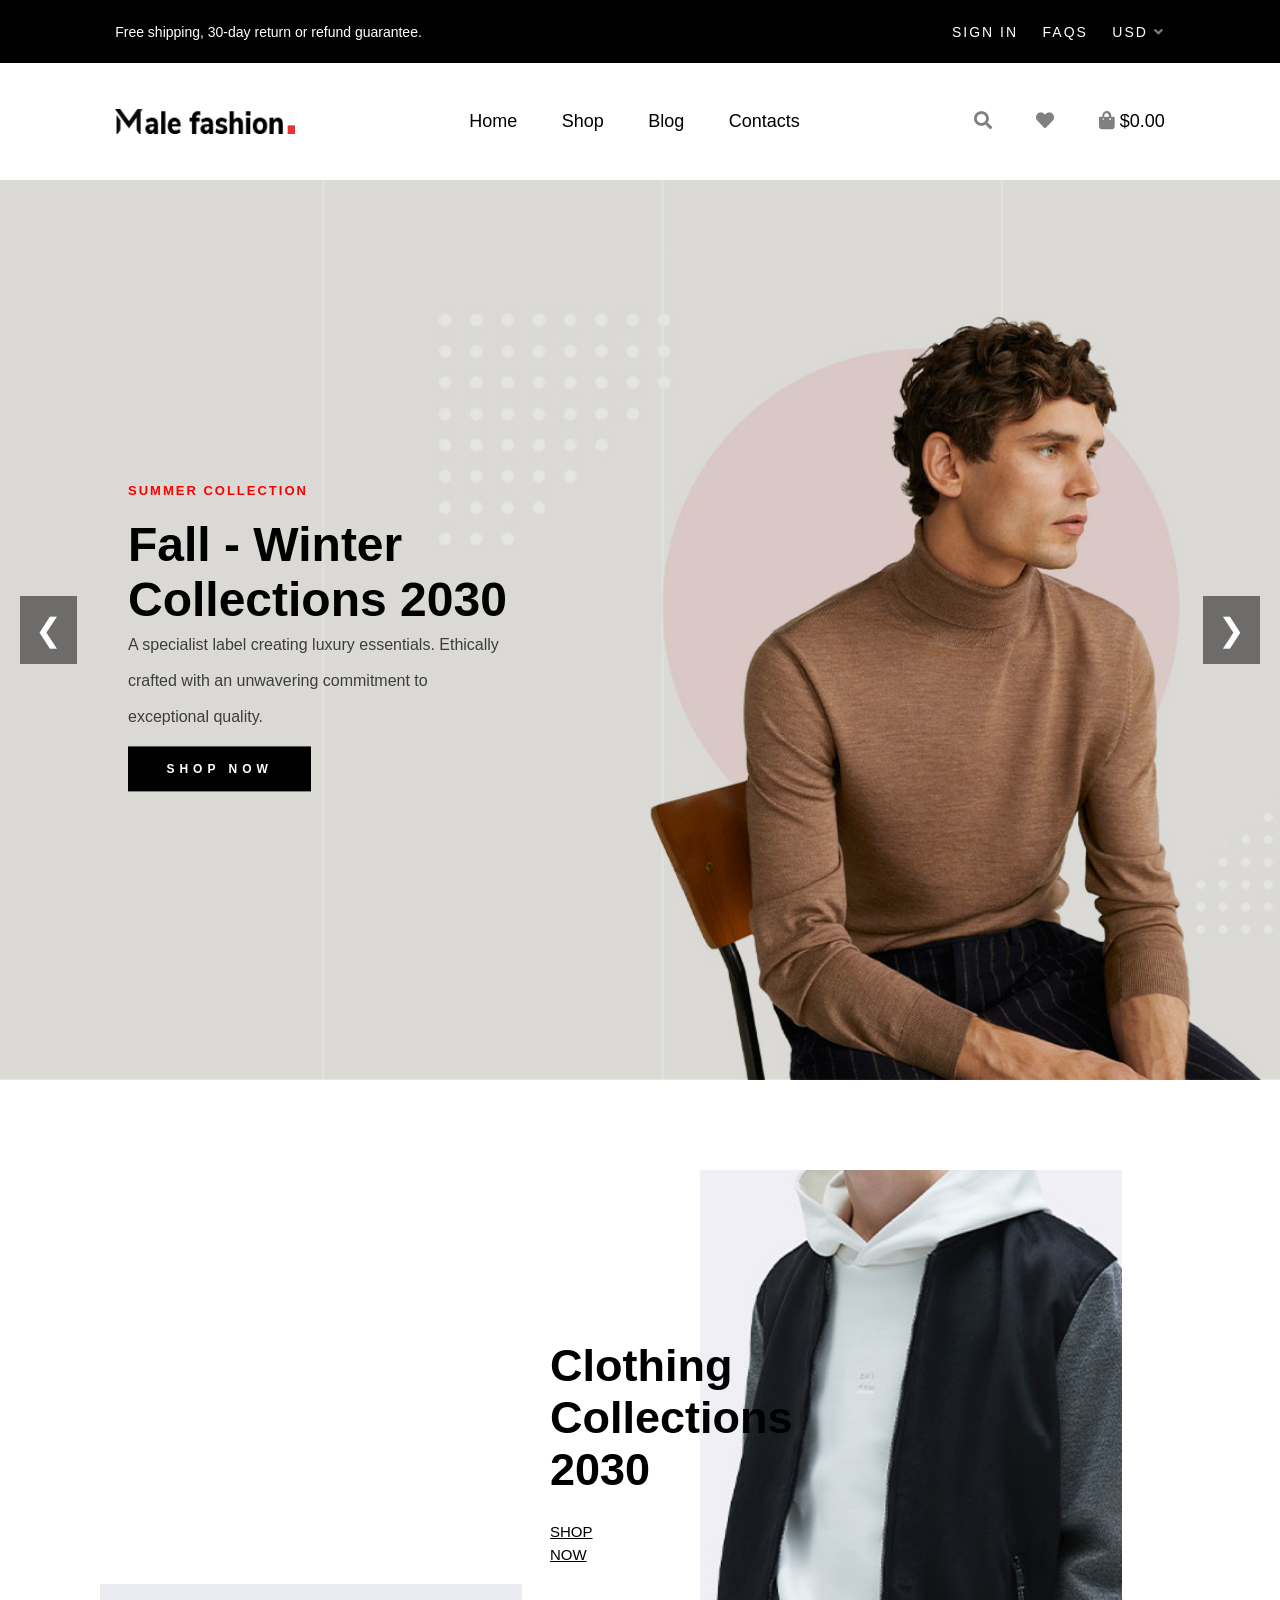
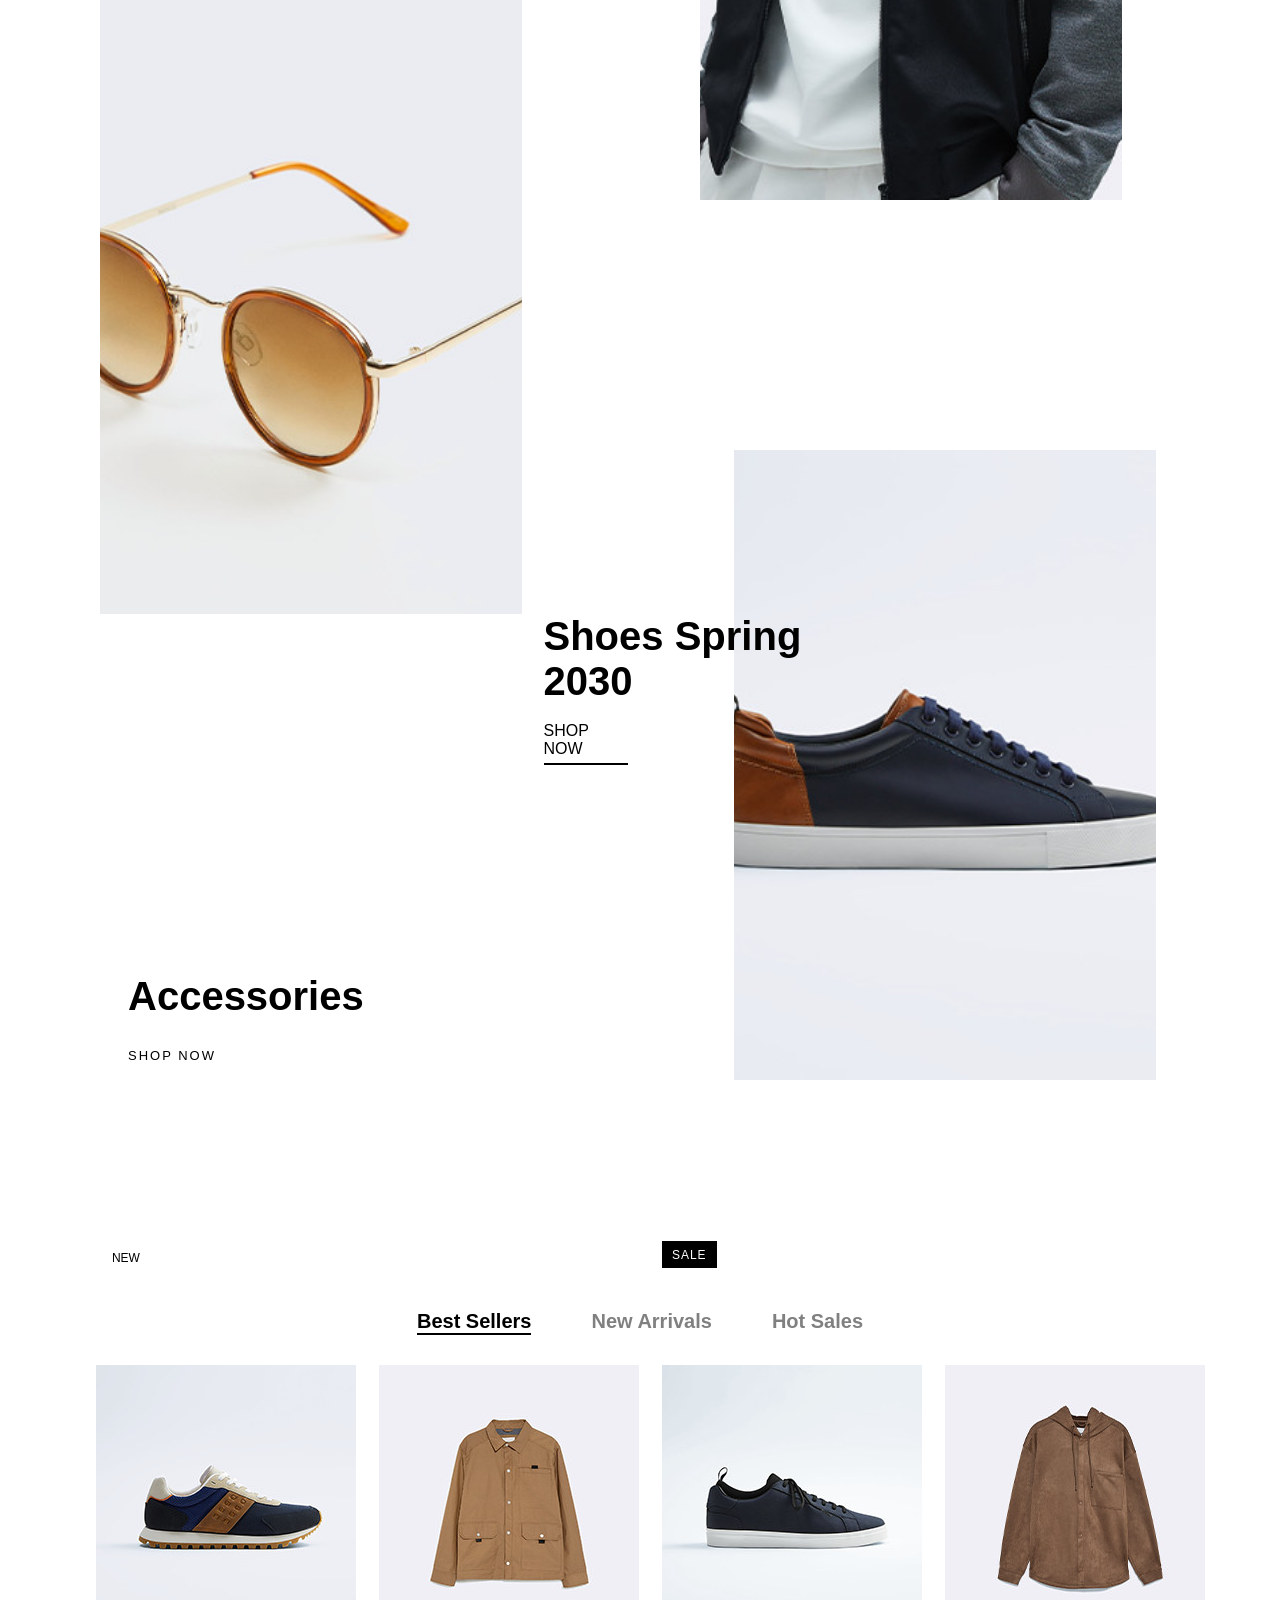
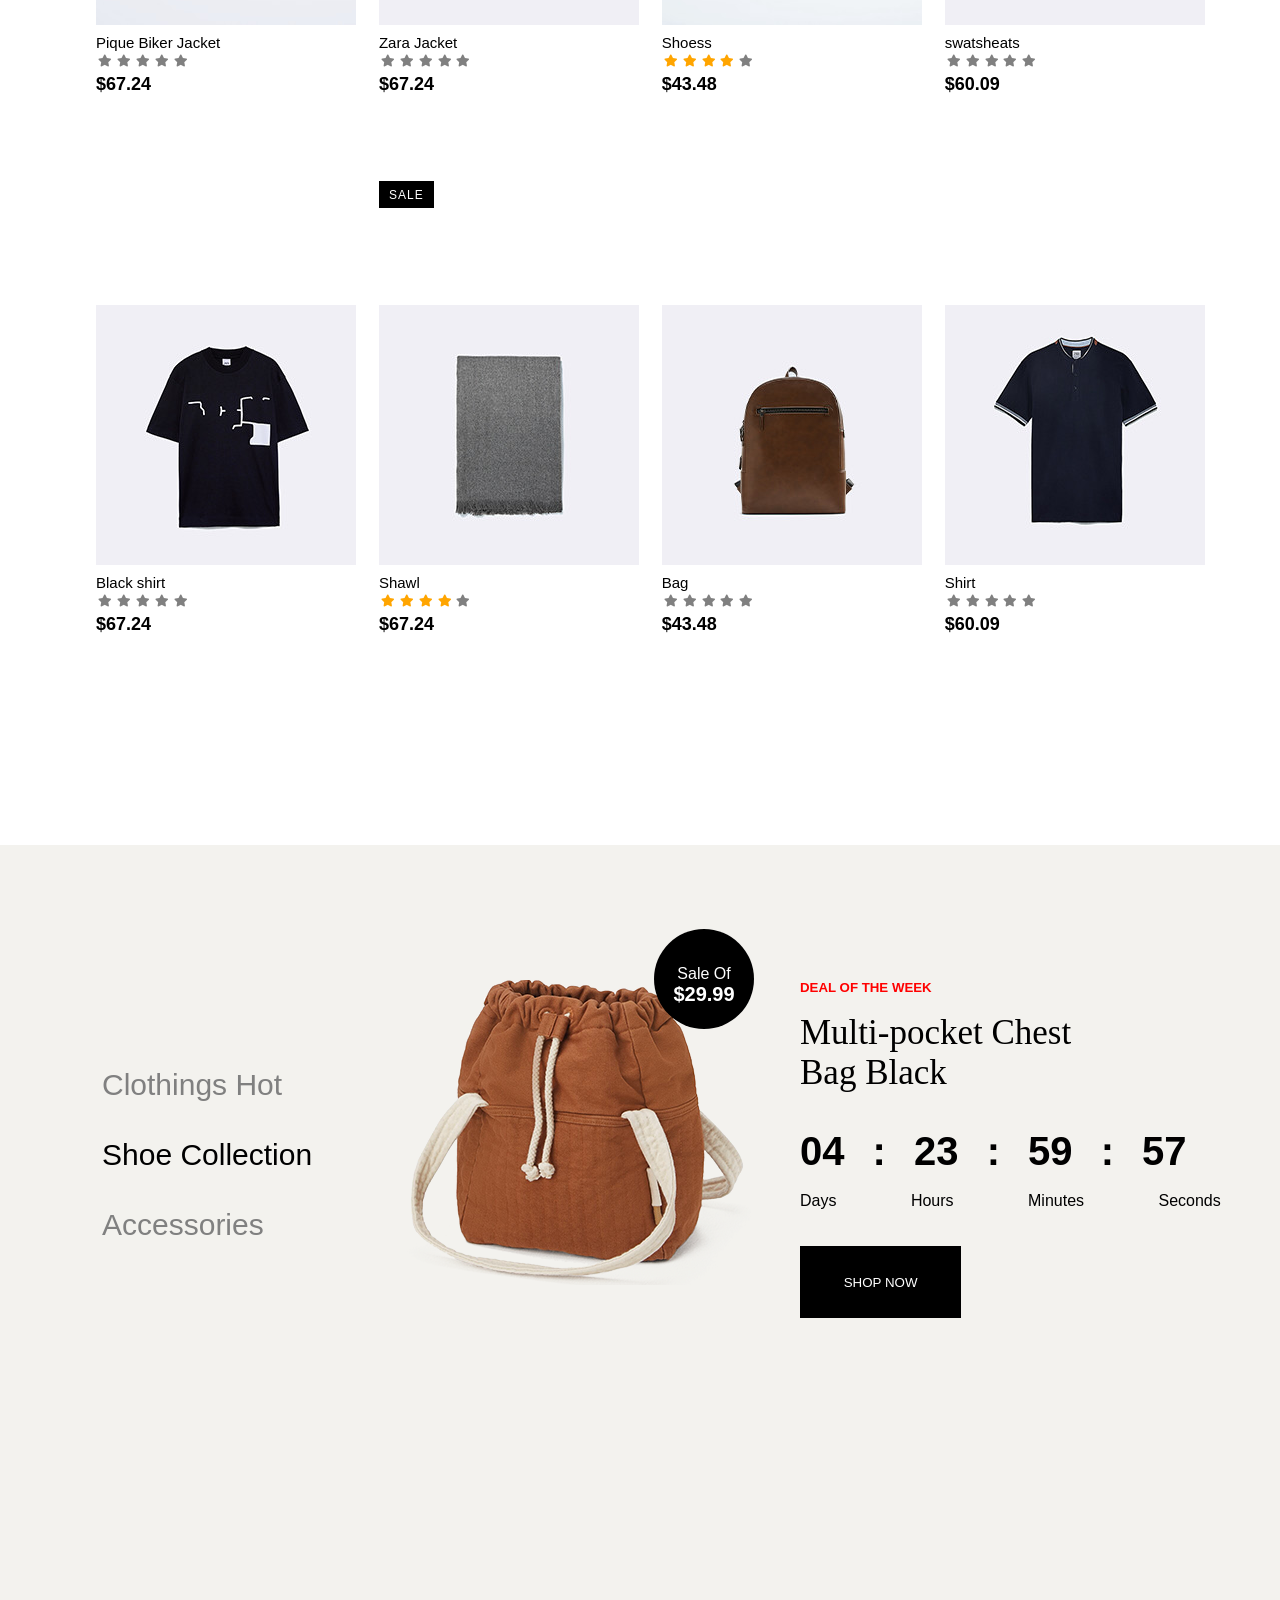
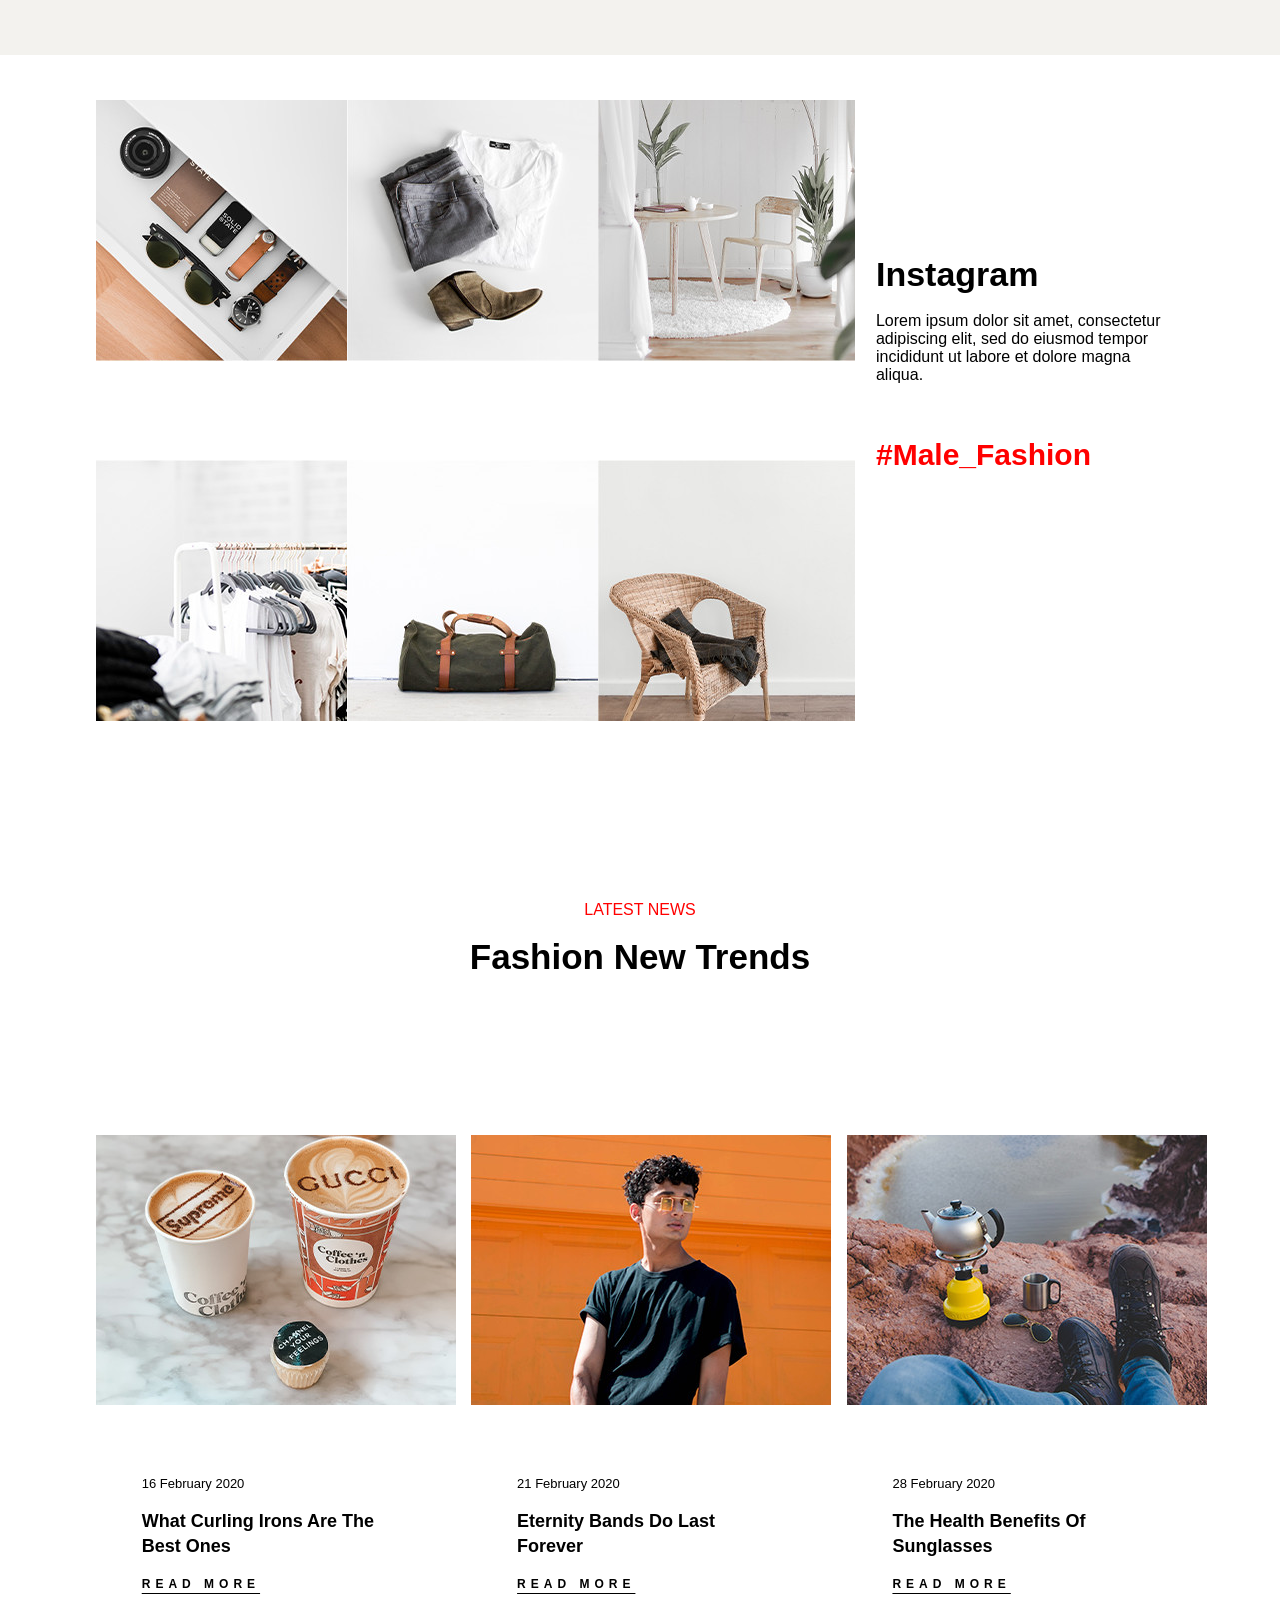
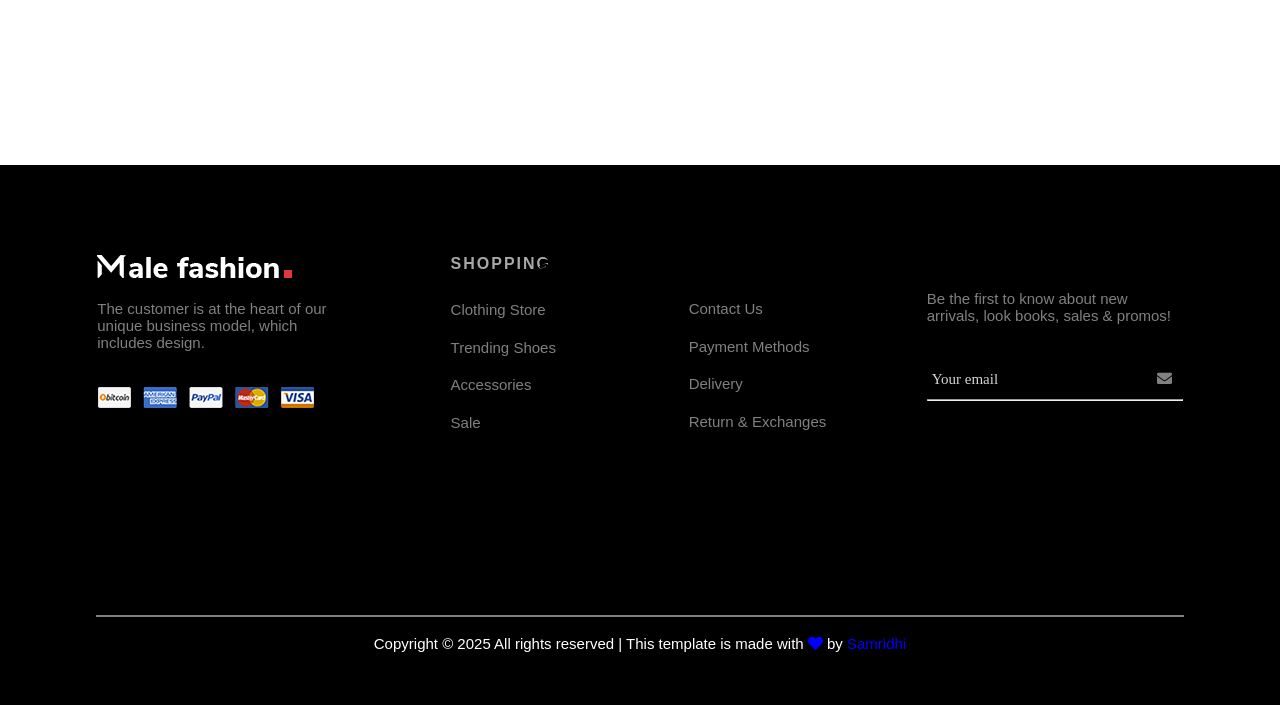
<file: index.html>
<!DOCTYPE html>
<html>
<head>
	<meta charset="utf-8">
	<meta name="viewport" content="width=device-width, initial-scale=1">
	<link rel="stylesheet" type="text/css" href="style.css">
	<link rel="stylesheet" type="text/css" href="fontawesome/css/all.css">
	<link rel="stylesheet" type="text/css" href="fontawesome/css/brands.css">

	<title>Male Fashion</title>
</head>
<body>
	<div class="upper">
		<p>Free shipping, 30-day return or refund guarantee.</p>
    	<ul>
    		<li><a href="#">SIGN IN</a></li> 
    		<li><a href="#">FAQS</a></li>
    		<li><a href="#">USD <i class="fa fa-angle-down"></i></a></li>
    	</ul>
	</div>

	<div class="second2">
		<img src='images/logo.png'>
		<ul>
			<li><a href="index.html">Home</a></li>
			<li><a href="shop.html">Shop</a></li>
			<!-- <li><a href="#">Pages</a></li> -->
			<li><a href="blog.html">Blog</a></li>
			<li><a href="contact.html">Contacts</a></li>
		</ul>
		<ul>
			<li><a href="#"><i class="fa fa-search"></i></a></li>
            <li><a href="#"><i class="fa fa-heart ib"></i></a></li>
            <li><a href="#"><i class="fa fa-shopping-bag"></i> $0.00</a></li>
		</ul>
	</div>

	<div class="container">
    	<div class="slider-container">
        	<div class="slides">
            	<div class="slide bg">
                	<!-- <img src="../images/scene1.jpg" alt="Eye 1"> -->
                	<div class="text-overlay">
                    	<h6>Summer Collection</h6>
                    	<h2>Fall - Winter Collections 2030</h2>
                    	<p>A specialist label creating luxury essentials. Ethically crafted with an unwavering commitment to exceptional quality.</p>
                    	<a href="#">SHOP NOW</a>
                    	<i class="fa fa-facebook"></i>
                	</div>
            	</div>
            	<div class="slide bg1">
                	<!-- <img src="../images/banner13.jpg" alt="Eye 2"> -->
                	<div class="text-overlay">
                    	<h6>Winter Collection</h6>
                    	<h2>Fall - Winter Collections 2030</h2>
                    	<p>A specialist label creating luxury essentials. Ethically crafted with an unwavering commitment to exceptional quality.</p>
                    	<a href="#">SHOP NOW</a>
                	</div>
            	</div>
        	</div>
        	<button class="prev" onclick="moveSlide(-1)">&#10094;</button>
        	<button class="next" onclick="moveSlide(1)">&#10095;</button>
    	</div>
    </div>
	<!-- <div class="slider">
		<div class="summer">
			<p class="para">SUMMER COLLECTION</p><br><br>
			<h1 class="head1">Fall - Winter<br>Collections 2030</h1><br><br>
            <p class="para1">Lorem ipsum dolor sit amet, consectetur adipisicing elit, sed <br>do eiusmod tempor incididunt ut labore et dolore magna aliqua.</p><br><br>
            <button class="btn">SHOP NOW <i class="fa fa-arrow-right"></i></button>
            <ul>
            	<li><a href="#"><i class="fa fa-user"></i></a></li>
            	<li><a href="#"><i class="fa fa-user"></i></a></li>
            	<li><a href="#"><i class="fa fa-user"></i></a></li>
            	<li><a href="#"><i class="fa fa-user"></i></a></li>
            </ul>
        </div>
	</div> -->

	<!-- <div class="shopnow">
		<div class="left">
			<img src="images/banner-2.jpg">
			<div class="access">
				<h2>Accessories</h2>
				<a href="#">SHOP NOW</a>
			</div>
		</div>
		<div class="right">
			<div class="divtop">
				<img src="images/banner-1.jpg">
				<div class="clothing">
					<h2>Clothing<br>Collections 2030</h2>
					<a href="#">SHOP NOW</a>
				</div>
			</div>
			<div class="divbottom">
				<img src="images/banner-3.jpg" style="float:right;">
				<div class="clothing1">
					<h2>Shoes Spring<br>2030</h2>
					<a href="#">SHOP NOW</a>
				</div>
			</div>
		</div>
	</div> -->

	<div style="width:100%;height: 200vh;">
		<div class="boy3">
			<div class="boy4">
				<h2 class="hh2" style="color:black;">Clothing<br> Collections 2030</h2><br>
				<u class="shop">SHOP NOW</u>
				<div class="boy" style="border: 1px solid black;"></div>
			</div>
			<div class="boy5"></div>
		</div>
		<div class="glass">
			<h2 class="spring">Shoes Spring<br> 2030</h2>
            <br><p class="shop2">SHOP NOW</p>
			<div class="shoes"></div>
		</div>
		<div class="acessories">
			<h1 style="font-size:40px;font-family: Arial;">Accessories</h1><br>

        	<p class="para2" style="font-size: 13px;color:black;font-family: Arial;font-weight: lighter;letter-spacing: 2px;">SHOP NOW</p>
		</div>
	</div>

	<div class="filter">
    <a class="active" onclick="showProducts('best')">Best Sellers</a>
    <a onclick="showProducts('new')">New Arrivals</a>
    <a onclick="showProducts('hot')">Hot Sales</a>
  </div>

	<div class="product">
		<div class="shirt">
			<img src="images/product-1.jpg">
			<p class="boots">Pique Biker Jacket</p>
			<i class="fa fa-star ig"></i><i class="fa fa-star ig"></i><i class="fa fa-star ig"></i><i class="fa fa-star ig"></i><i class="fa fa-star ig"></i>
			<p class="color">$67.24</p>
			<div class="status">NEW</div>
		</div>
		<div class="shirt">
			<img src="images/product-2.jpg">
        	<p class="boots">Zara Jacket</p>
			<i class="fa fa-star ig"></i><i class="fa fa-star ig"></i><i class="fa fa-star ig"></i><i class="fa fa-star ig"></i><i class="fa fa-star ig"></i>
			<p class="color">$67.24</p>
		</div>
		<div class="shirt">
			<img src="images/product-3.jpg">
         	<p class="boots">Shoess</p>
			<i class="fa fa-star ic"></i><i class="fa fa-star ic"></i><i class="fa fa-star ic"></i><i class="fa fa-star ic"></i><i class="fa fa-star ig"></i>
			<p class="color">$43.48</p>
			<div class="sale">SALE</div>
		</div>
		<div class="shirt">
			<img src="images/product-4.jpg">
         	<p class="boots">swatsheats</p>
			<i class="fa fa-star ig"></i><i class="fa fa-star ig"></i><i class="fa fa-star ig"></i><i class="fa fa-star ig"></i><i class="fa fa-star ig"></i>
			<p class="color">$60.09</p>
		</div>
	</div>
	<div class="product">
		<div class="shirt">
			<img src="images/product-5.jpg">
			<p class="boots"> Black shirt</p>
			<i class="fa fa-star ig"></i><i class="fa fa-star ig"></i><i class="fa fa-star ig"></i><i class="fa fa-star ig"></i><i class="fa fa-star ig"></i>
			<p class="color">$67.24</p>
		</div>
		<div class="shirt">
			<img src="images/product-6.jpg">
        	<p class="boots">Shawl</p>
			<i class="fa fa-star ic"></i><i class="fa fa-star ic"></i><i class="fa fa-star ic"></i><i class="fa fa-star ic"></i><i class="fa fa-star ig"></i>
			<p class="color">$67.24</p>
			<div class="sale">SALE</div>
		</div>
		<div class="shirt">
			<img src="images/product-7.jpg">
         	<p class="boots">Bag</p>
			<i class="fa fa-star ig"></i><i class="fa fa-star ig"></i><i class="fa fa-star ig"></i><i class="fa fa-star ig"></i><i class="fa fa-star ig"></i>
			<p class="color">$43.48</p>
		</div>
		<div class="shirt">
			<img src="images/product-8.jpg">
         	<p class="boots">Shirt</p>
			<i class="fa fa-star ig"></i><i class="fa fa-star ig"></i><i class="fa fa-star ig"></i><i class="fa fa-star ig"></i><i class="fa fa-star ig"></i>
			<p class="color">$60.09</p>
		</div>
	</div>
	<div class="bag5">
		<div class="text1">
			<h1 class="head79">Clothings Hot<br>
       		<span style="color:black;">Shoe Collection</span><br>
       		Accessories</h1>
    	</div>
    	<div class="text2">
    		<img src="images/product-sale.png">
			<div class="circle1">
				<br><br>Sale Of<br>
				<p class="size">$29.99<p>
			</div>
    	</div>
		<div class="text3">
			<h5>DEAL OF THE WEEK</h5><br>
			<h1 class="head78">Multi-pocket Chest<br>Bag Black</h1><br><br>
			<p class="timing">30 : 14 : 10 : 18</p><br>
			<p class="minutes">Days Hours Minutes Seconds</p><br><br>
			<button class="button15">SHOP NOW</button>
		</div>	
	</div>
    <div class="insta">
    	<div class="insta2">
    		<div class="insta4"><img src="images/instagram-1.jpg"></div>
    		<div class="insta4"><img src="images/instagram-2.jpg"></div>
			<div class="insta4"><img src="images/instagram-3.jpg"></div>
			<div class="insta4"><img src="images/instagram-4.jpg"></div>
			<div class="insta4"><img src="images/instagram-5.jpg"></div>
			<div class="insta4"><img src="images/instagram-6.jpg"></div>
    	</div>
    	<div class="insta3"> 
            <h2 class="inst">Instagram</h2><br>
            <p>Lorem ipsum dolor sit amet, consectetur adipiscing elit, sed do eiusmod tempor incididunt ut labore et dolore magna aliqua.</p><br><br><br>
			<h2 class="inst1">#Male_Fashion</h2>
    	</div>
    </div>
    <div class="fashion">
    	<div class="news">
    		<br><br>
    		<p class="goo">LATEST NEWS</p><br>
            <h2>Fashion New Trends</h2>
    	</div>
    	<div class="gucci">
    		<div class="pic1">
    			<div class="imgpart">
    				<img src="images/blog-1.jpg">
    			</div>
    			<div class="cntntpart">
    				<p  class="date">16 February 2020</p><br>
    				<h4 class="jack1">What Curling Irons Are The <br> Best Ones</h4><br>
    				<p class="jack2">READ MORE</p>
                </div>
    		</div>
    		<div class="pic1">
    			<div class="imgpart">
    				<img src="images/blog-2.jpg">
    			</div>
    			<div class="cntntpart">
    				<p class="date"> 21 February 2020</p><br>
                    <h4 class="jack1">Eternity Bands Do Last<br> Forever</h4><br>
                   	<p class="jack2"> READ MORE</p>
    			</div>
    		</div>
    		<div class="pic1">
    			<div class="imgpart">
    				<img src="images/blog-3.jpg">
    			</div>
    			<div class="cntntpart">
    				<p class="date">28 February 2020</p><br>
                    <h4 class="jack1">The Health Benefits Of Sunglasses</h4><br>
                    <p class="jack2"> READ MORE</p>
    			</div>
    		</div>
    	</div>
    </div>
    <div class="footer">
    	<div class="customer1">
    		<img src="images/footer-logo.png"><br><br>
    		<p class="text10">The customer is at the heart of our unique business model, which includes design.</p><br><br>
    		<img src="images/payment.png"><br><br>
    	</div>
    	<div class="customer2">
    		<h3 class="shop1">SHOPPING</h3><br>
    		<ul>
    			<li><a href="#">Clothing Store</a></li>
    			<li><a href="#">Trending Shoes</a></li>
    			<li><a href="#">Accessories</a></li>
    			<li><a href="#">Sale</a></li>
    		</ul>
      	</div>
    	<div class="customer2">
    		<h3 class="shop">SHOPPING</h3><br>
    		<ul>
    			<li><a href="#">Contact Us</a></li>
                <li><a href="#">Payment Methods</a></li>
                <li><a href="#">Delivery</a></li>
                <li><a href="#">Return & Exchanges</a></li>
            </ul>
        </div>
    	<div class="customer1">
    		<h3 class="shop">NEWLETTER</h3><br>
			<p class="text10">Be the first to know about new<br> arrivals, look books, sales & promos!</p><br><br>
			<input class="inpt" type="text" name="" placeholder="Your email"><u><i class="fa fa-envelope ig" style="font-size:15px;"></i></u>
			<hr>
    	</div>
    </div>
    <div class="last">
    	<hr/ style="width: 85%;border: 1px solid grey;margin: auto;"><br>
    	<p style="font-size: 15px;font-family: Arial;">Copyright © 2025 All rights reserved | This template is made with <i class="fa fa-heart" style="color: blue;"></i> by <a href="#">Samridhi</a></p>
    </div>
     <script>
       let currentIndex = 0;
		const slides = document.querySelectorAll(".slide");
		function moveSlide(step) {
		    const totalSlides = slides.length;
		    
		    // Remove "active" class from all slides
		    slides.forEach(slide => slide.classList.remove("active"));
		    
		    // Calculate new index
		    currentIndex = (currentIndex + step + totalSlides) % totalSlides;
		    
		    // Add "active" class to the new slide
		    slides[currentIndex].classList.add("active");

		    // Move slides container
		    document.querySelector(".slides").style.transform = `translateX(-${currentIndex * 100}%)`;
		} 
		// Initialize first slide as active
		slides[currentIndex].classList.add("active");
    </script>
    <script>
  // Set the deadline (example: 5 days from now)
  const deadline = new Date();
  deadline.setDate(deadline.getDate() + 5); // 5 days later

  function updateTimer() {
    const now = new Date().getTime();
    const distance = deadline - now;

    if (distance < 0) {
      document.querySelector(".timing").innerHTML = "00 : 00 : 00 : 00";
      return;
    }

    const days = Math.floor(distance / (1000 * 60 * 60 * 24));
    const hours = Math.floor((distance % (1000 * 60 * 60 * 24)) / (1000 * 60 * 60));
    const minutes = Math.floor((distance % (1000 * 60 * 60)) / (1000 * 60));
    const seconds = Math.floor((distance % (1000 * 60)) / 1000);

    // Format to 2-digit numbers
    const format = n => (n < 10 ? "0" + n : n);

    document.querySelector(".timing").innerHTML =
      `${format(days)} : ${format(hours)} : ${format(minutes)} : ${format(seconds)}`;
  }

  // Run once immediately
  updateTimer();

  // Update every second
  setInterval(updateTimer, 1000);
</script>
<script>
    function showProducts(category) {
      document.querySelectorAll('.product-group').forEach(group => group.classList.remove('active'));
      document.querySelector(`#${category}`).classList.add('active');

      document.querySelectorAll('.filter a').forEach(a => a.classList.remove('active'));
      event.target.classList.add('active');
    }
  </script>

</body>
</html>
</file>
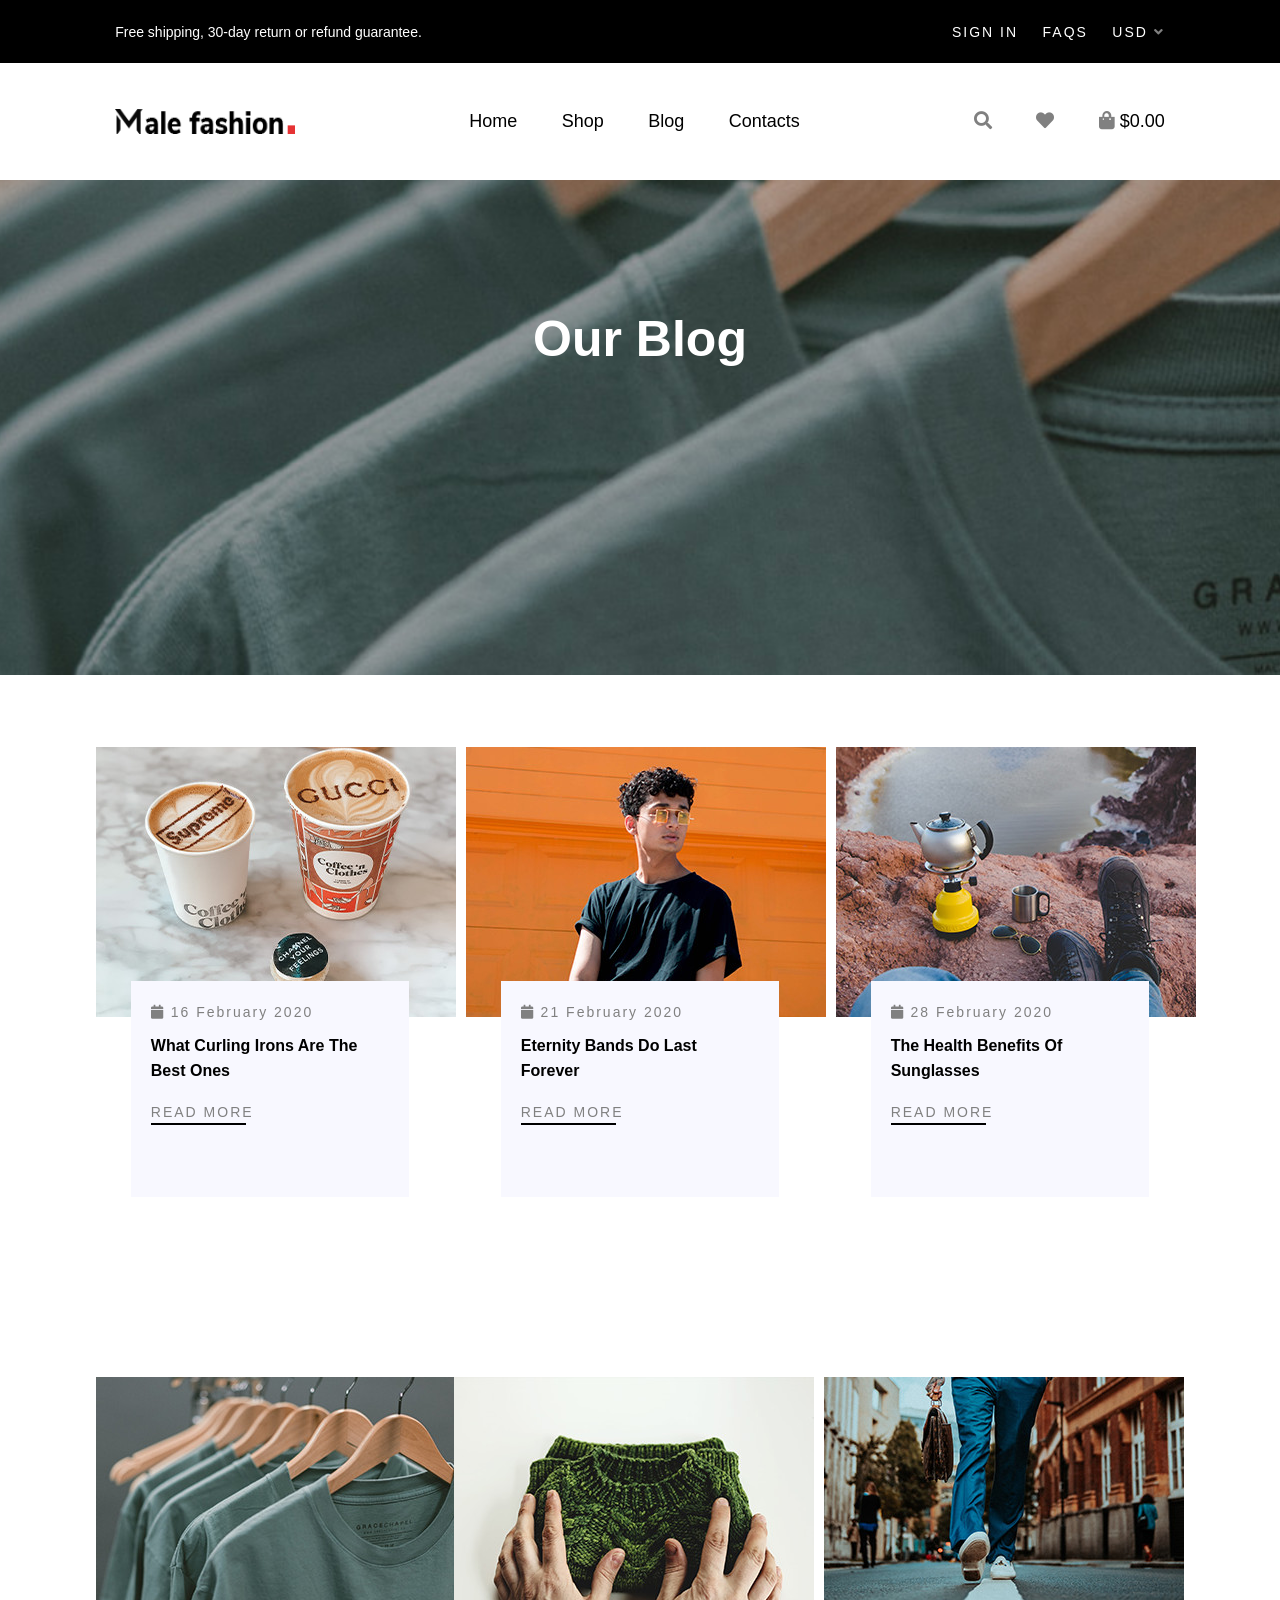
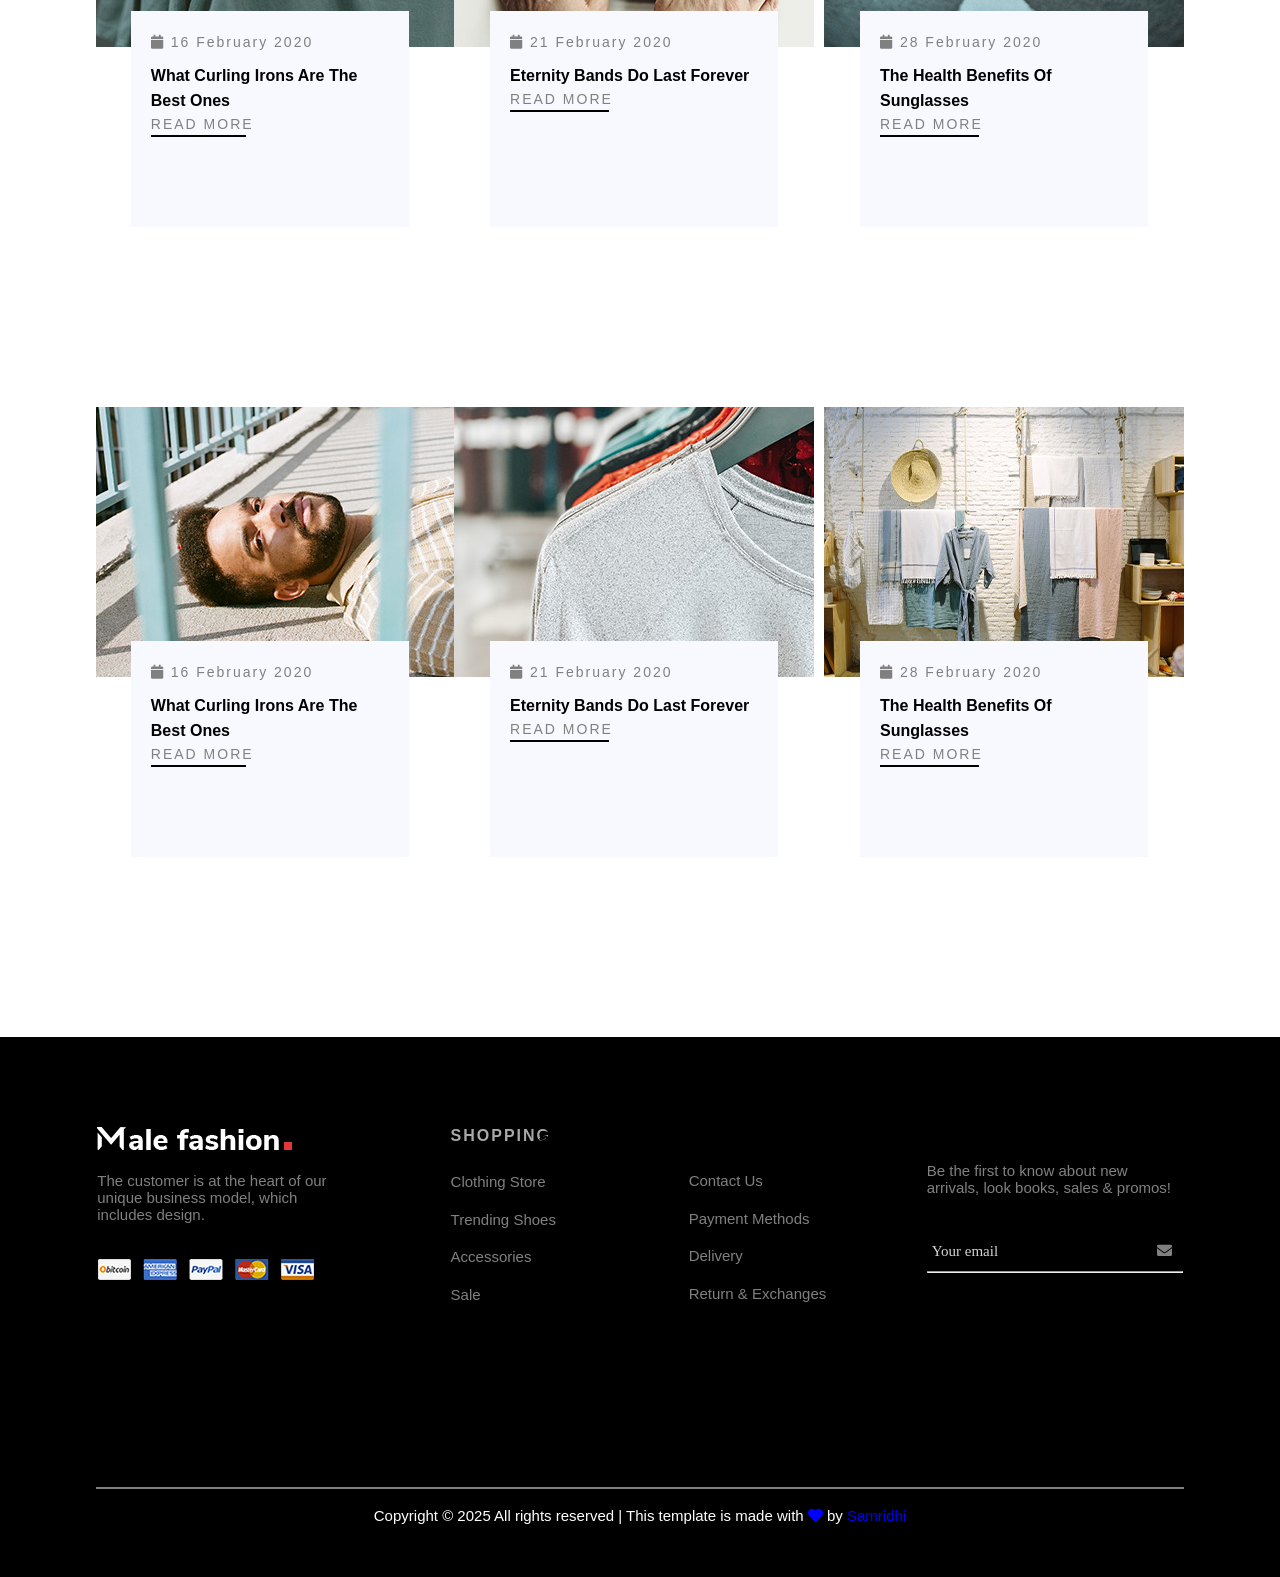
<file: blog.html>
<!DOCTYPE html>
<html>
<head>
	<meta charset="utf-8">
	<meta name="viewport" content="width=device-width, initial-scale=1">
	<link rel="stylesheet" type="text/css" href="style.css">
	<link rel="stylesheet" type="text/css" href="fontawesome/css/all.css">
	<title>Male Fashion</title>
</head>
<body>
	<div class="upper">
		<p>Free shipping, 30-day return or refund guarantee.</p>
    	<ul>
    		<li><a href="#">SIGN IN</a></li> 
    		<li><a href="#">FAQS</a></li>
    		<li><a href="#">USD <i class="fa fa-angle-down"></i></a></li>
    	</ul>
	</div>

	<div class="second2">
		<img src='images/logo.png'>
		<ul>
			<li><a href="index.html">Home</a></li>
			<li><a href="shop.html">Shop</a></li>
			<!-- <li><a href="#">Pages</a></li> -->
			<li><a href="blog.html">Blog</a></li>
			<li><a href="contact.html">Contacts</a></li>
		</ul>
		<ul>
			<li><a href="#"><i class="fa fa-search"></i></a></li>
            <li><a href="#"><i class="fa fa-heart ib"></i></a></li>
            <li><a href="#"><i class="fa fa-shopping-bag"></i> $0.00</a></li>
		</ul>
	</div>

	<div class="divB">
		<h1 class="blog1">Our Blog</h1>
	</div>
	<br><br><br><br>
	<div class="divBlog">
		<div class="supreme">
			<img src="images/blog-1.jpg">
			<div class="supreme5">
				<p><i class="fa fa-calendar"></i> 16 February 2020</p>
				<h2>What Curling Irons Are The Best Ones</h2><br>
				<p>READ MORE</p>
				<div class="winter"></div>
			</div>
		</div>
		<div class="supreme">
			<img src="images/blog-2.jpg">
			<div class="supreme5">
				<p><i class="fa fa-calendar"></i> 21 February 2020</p>
				<h2>Eternity Bands Do Last Forever</h2><br>
				<p>READ MORE</p>
				<div class="winter"></div>
			</div>
		</div>
		<div class="supreme">
			<img src="images/blog-3.jpg">
			<div class="supreme5">
				<p><i class="fa fa-calendar"></i> 28 February 2020</p>
				<h2>The Health Benefits Of Sunglasses</h2><br>
				<p>READ MORE</p>
				<div class="winter"></div>
			</div>
		</div>
	</div>
	<div class="divBlog">
		<div class="supreme">
			<img src="images/blog-4.jpg">
			<div class="supreme5">
				<p><i class="fa fa-calendar"></i> 16 February 2020</p>
				<h2>What Curling Irons Are The Best Ones</h2>
				<p>READ MORE</p>
				<div class="winter"></div>
			</div>
		</div>
		<div class="supreme1">
			<img src="images/blog-5.jpg">
			 <div class="supreme5">
				<p><i class="fa fa-calendar"></i> 21 February 2020</p>
				<h2>Eternity Bands Do Last Forever</h2>
				<p>READ MORE</p>
				<div class="winter"></div>
			</div>
		</div>
		<div class="supreme2">
			<img src="images/blog-6.jpg">
			<div class="supreme5">
				<p><i class="fa fa-calendar"></i> 28 February 2020</p>
				<h2>The Health Benefits Of Sunglasses</h2>
				<p>READ MORE</p>
				<div class="winter"></div>
			</div>
		</div>
	</div>
	<div class="divBlog">
		<div class="supreme">
			<img src="images/blog-7.jpg">
			<div class="supreme5">
				<p><i class="fa fa-calendar"></i> 16 February 2020</p>
				<h2>What Curling Irons Are The Best Ones</h2>
				<p>READ MORE</p>
				<div class="winter"></div>
			</div>
		</div>
		<div class="supreme1">
			<img src="images/blog-8.jpg">
			 <div class="supreme5">
				<p><i class="fa fa-calendar"></i>    21 February 2020</p>
				<h2>Eternity Bands Do Last Forever</h2>
				<p>READ MORE</p>
				<div class="winter"></div>
			</div>
		</div>
		<div class="supreme2">
			<img src="images/blog-9.jpg">
			<div class="supreme5">
				<p><i class="fa fa-calendar"></i> 28 February 2020</p>
				<h2>The Health Benefits Of Sunglasses</h2>
				<p>READ MORE</p>
				<div class="winter"></div>
			</div>
		</div>
	</div>
	<div class="footer">
    	<div class="customer1">
    		<img src="images/footer-logo.png"><br><br>
    		<p class="text10">The customer is at the heart of our unique business model, which includes design.</p><br><br>
    		<img src="images/payment.png"><br><br>
    	</div>
    	<div class="customer2">
    		<h3 class="shop1">SHOPPING</h3><br>
    		<ul>
    			<li><a href="#">Clothing Store</a></li>
    			<li><a href="#">Trending Shoes</a></li>
    			<li><a href="#">Accessories</a></li>
    			<li><a href="#">Sale</a></li>
    		</ul>
      	</div>
    	<div class="customer2">
    		<h3 class="shop">SHOPPING</h3><br>
    		<ul>
    			<li><a href="#">Contact Us</a></li>
                <li><a href="#">Payment Methods</a></li>
                <li><a href="#">Delivery</a></li>
                <li><a href="#">Return & Exchanges</a></li>
            </ul>
        </div>
    	<div class="customer1">
    		<h3 class="shop">NEWLETTER</h3><br>
			<p class="text10">Be the first to know about new<br> arrivals, look books, sales & promos!</p><br><br>
			<input class="inpt" type="text" name="" placeholder="Your email"><u><i class="fa fa-envelope ig" style="font-size:15px;"></i></u>
			<hr>
    	</div>
    </div>
    <div class="last">
    	<hr/ style="width: 85%;
    	border: 1px solid grey;margin: auto;"><br>
    	<p style="font-size: 15px;font-family: Arial;">Copyright © 2025 All rights reserved | This template is made with <i class="fa fa-heart" style="color: blue;"></i> by <a href="#">Samridhi</a></p>
    </div>
</body>
</html>
</file>
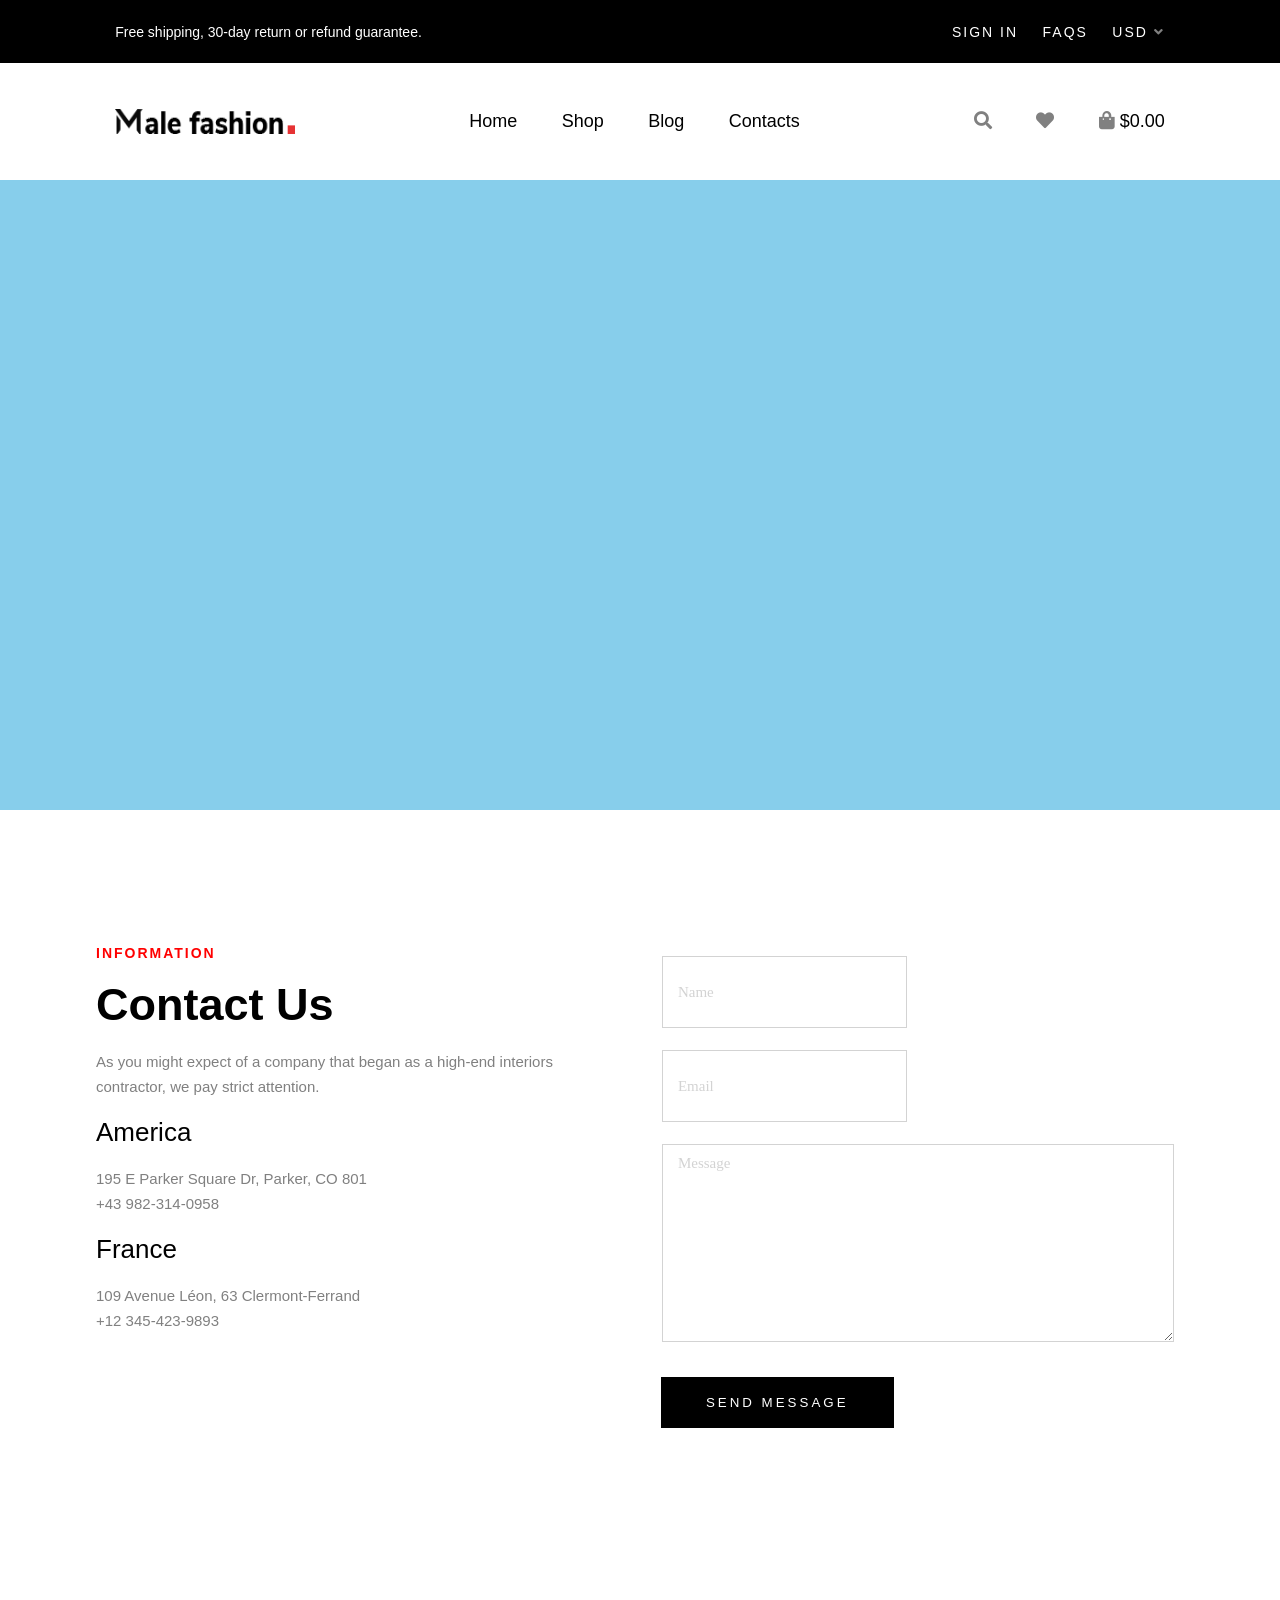
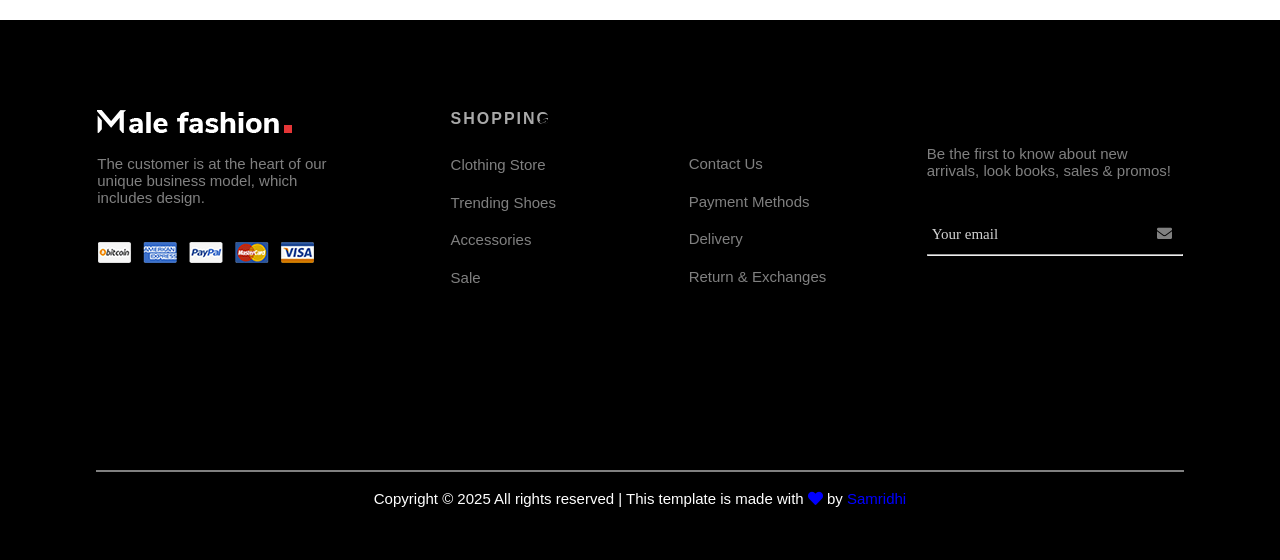
<file: contact.html>
<!DOCTYPE html>
<html>
<head>
	<meta charset="utf-8">
	<meta name="viewport" content="width=device-width, initial-scale=1">
	<link rel="stylesheet" type="text/css" href="style.css">
	<link rel="stylesheet" type="text/css" href="fontawesome/css/all.css">
	<title>Male Fashion</title>
</head>
<body>
	<div class="upper">
		<p>Free shipping, 30-day return or refund guarantee.</p>
    	<ul>
    		<li><a href="#">SIGN IN</a></li> 
    		<li><a href="#">FAQS</a></li>
    		<li><a href="#">USD <i class="fa fa-angle-down"></i></a></li>
    	</ul>
	</div>

	<div class="second2">
		<img src='images/logo.png'>
		<ul>
			<li><a href="index.html">Home</a></li>
			<li><a href="shop.html">Shop</a></li>
			<!-- <li><a href="#">Pages</a></li> -->
			<li><a href="blog.html">Blog</a></li>
			<li><a href="contact.html">Contacts</a></li>
		</ul>
		<ul>
			<li><a href="#"><i class="fa fa-search"></i></a></li>
            <li><a href="#"><i class="fa fa-heart ib"></i></a></li>
            <li><a href="#"><i class="fa fa-shopping-bag"></i> $0.00</a></li>
		</ul>
	</div>

	<div class="divc"><iframe src="https://www.google.com/maps/embed?pb=!1m23!1m12!1m3!1d109864.94466427402!2d76.16678037267701!3d30.62607902477711!2m3!1f0!2f0!3f0!3m2!1i1024!2i768!4f13.1!4m8!3e6!4m0!4m5!1s0x391017ba56118ac7%3A0xad6679336fc15614!2sOff%20to%20NH-44%2C%20Amloh%20Road%2C%20Mandi%20Gobindgarh%20District%20Fatehgarh%20Sahib%2C%20Punjab-%2014%2C%20Mandi%20Gobindgarh%2C%20Punjab%20147301!3m2!1d30.626105!2d76.2491817!5e0!3m2!1sen!2sin!4v1753633478555!5m2!1sen!2sin" width="100%" height="100%" style="border:0;" allowfullscreen="" loading="lazy" referrerpolicy="no-referrer-when-downgrade"></iframe></div>

	<div class="div3c">
		<div class="inform">
			<h6>INFORMATION</h6><br>
        	<h1>Contact Us</h1><br>
       		<p> As you might expect of a company that began as a high-end interiors contractor, we pay strict attention.</p><br>

			<h4>America</h4><br>
       		<p>195 E Parker Square Dr, Parker, CO 801<br> 
        	+43 982-314-0958</p><br> 

       		<h4>France</h4><br>
      		<p>109 Avenue Léon, 63 Clermont-Ferrand<br>
       		+12 345-423-9893</p><br>
       	</div>

		<div class="form">
			<form id="contact-form">
				<input type="text" name="name" placeholder="Name" required>
				<input type="email" name="email" placeholder="Email" required>
				<textarea name="message" placeholder="Message" required></textarea>
				<button type="submit">SEND MESSAGE</button>
			</form>
			<p id="form-message" style="color: green; margin-top: 10px;"></p>
		</div>
	</div>

	<div class="footer">
    	<div class="customer1">
    		<img src="images/footer-logo.png"><br><br>
    		<p class="text10">The customer is at the heart of our unique business model, which includes design.</p><br><br>
    		<img src="images/payment.png"><br><br>
    	</div>
    	<div class="customer2">
    		<h3 class="shop1">SHOPPING</h3><br>
    		<ul>
    			<li><a href="#">Clothing Store</a></li>
    			<li><a href="#">Trending Shoes</a></li>
    			<li><a href="#">Accessories</a></li>
    			<li><a href="#">Sale</a></li>
    		</ul>
      	</div>
    	<div class="customer2">
    		<h3 class="shop">SHOPPING</h3><br>
    		<ul>
    			<li><a href="#">Contact Us</a></li>
                <li><a href="#">Payment Methods</a></li>
                <li><a href="#">Delivery</a></li>
                <li><a href="#">Return & Exchanges</a></li>
            </ul>
        </div>
    	<div class="customer1">
    		<h3 class="shop">NEWLETTER</h3><br>
			<p class="text10">Be the first to know about new<br> arrivals, look books, sales & promos!</p><br><br>
			<input class="inpt" type="text" name="" placeholder="Your email"><u><i class="fa fa-envelope ig" style="font-size:15px;"></i></u>
			<hr>
    	</div>
    </div>
    <div class="last">
    	<hr/ style="width: 85%;
    	border: 1px solid grey;margin: auto;"><br>
    	<p style="font-size: 15px;font-family: Arial;">Copyright © 2025 All rights reserved | This template is made with <i class="fa fa-heart" style="color: blue;"></i> by <a href="#">Samridhi</a></p>
    </div>

	<!-- JavaScript Section -->
	<script>
		// Contact form submit handler
		document.getElementById("contact-form").addEventListener("submit", function(e) {
			e.preventDefault();
			document.getElementById("form-message").innerText = "Thanks for contacting us! We’ll get back to you soon.";
			this.reset();
		});

		// Currency toggle (dummy toggle for now)
		document.getElementById("currency-toggle").addEventListener("click", function(e) {
			e.preventDefault();
			alert("Currency options coming soon!");
		});

		// Newsletter subscription
		document.getElementById("subscribe-btn").addEventListener("click", function() {
			const email = document.getElementById("newsletter-email").value;
			if (email) {
				alert("Subscribed with " + email);
				document.getElementById("newsletter-email").value = "";
			} else {
				alert("Please enter your email.");
			}
		});
	</script>
</body>
</html>
</file>
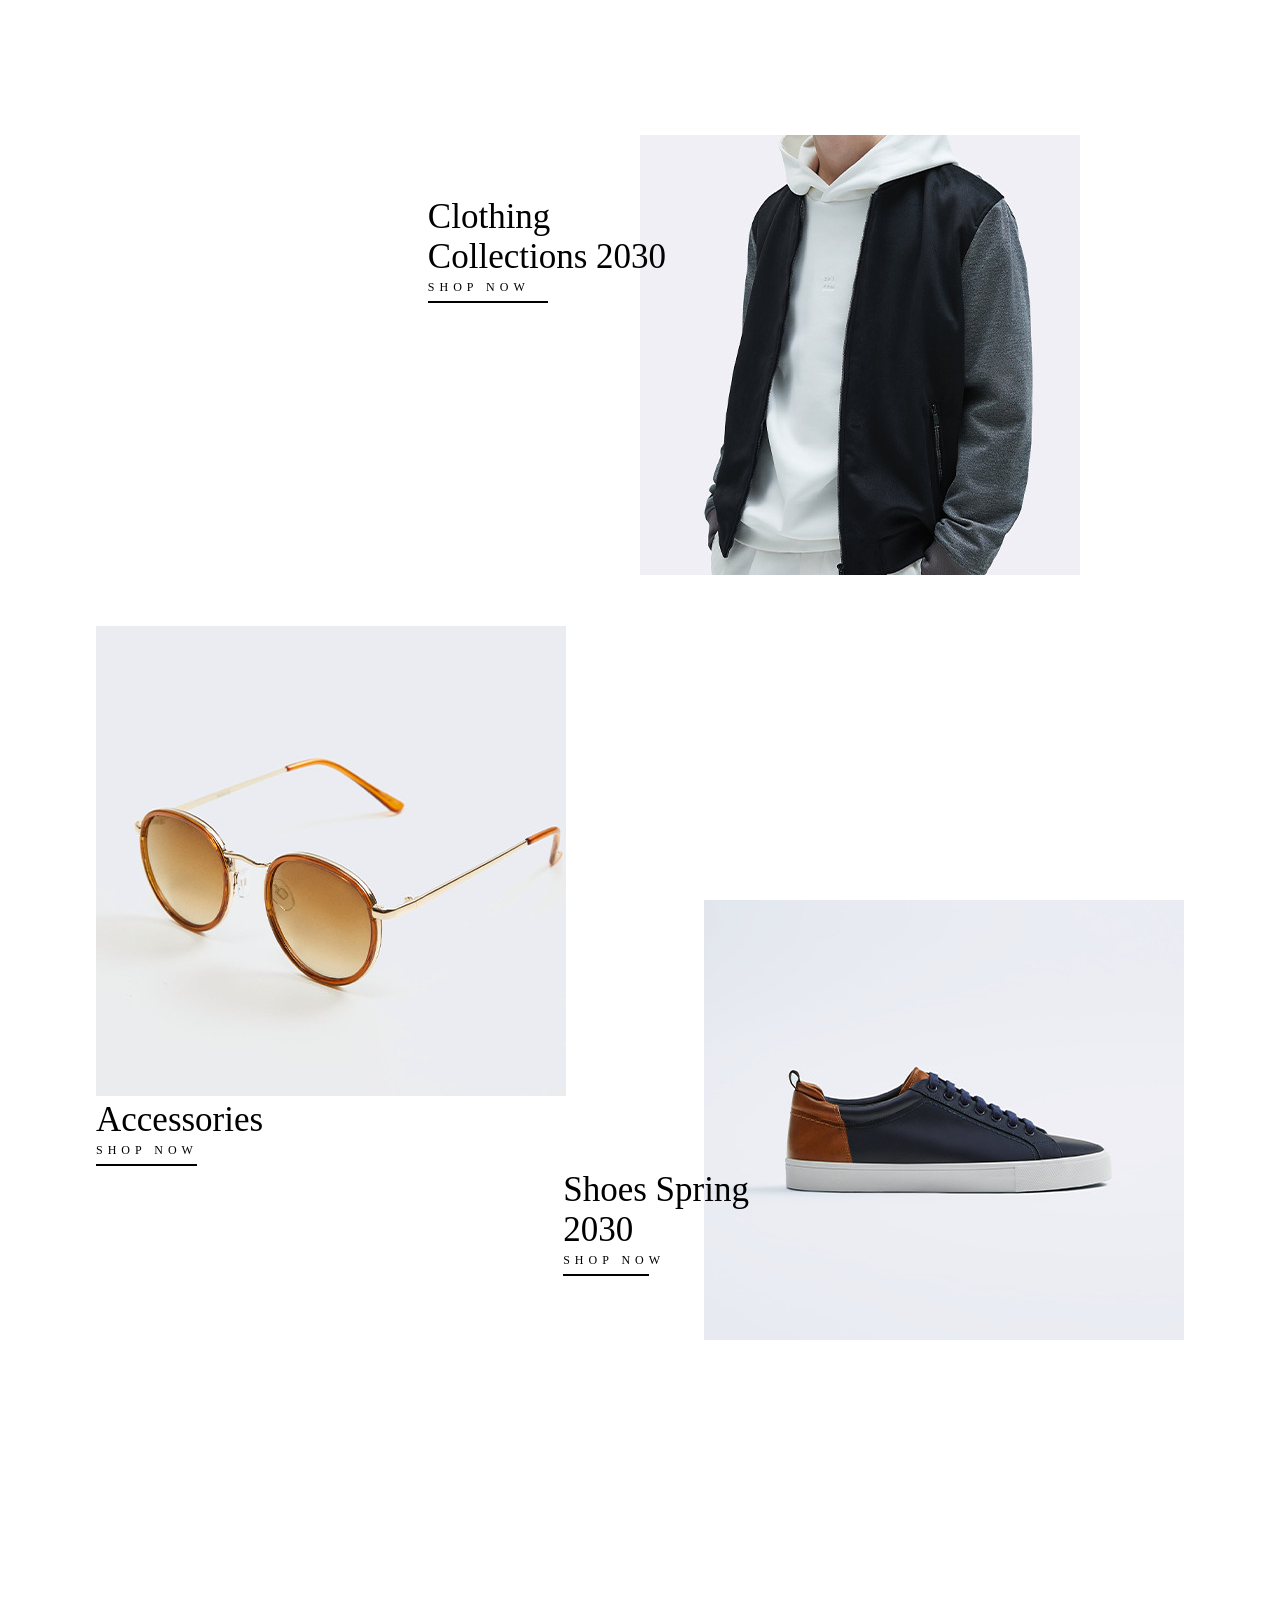
<file: position.html>
<!DOCTYPE html>
<html>
<head>
	<meta charset="utf-8">
	<meta name="viewport" content="width=device-width, initial-scale=1">
	<title></title>
	<style type="text/css">
		*{
			margin: 0px;
			padding: 0px;
			box-sizing: border-box;
			font-family: verdana;
		}
		.shopnow{
			width: 85%;
			height: 200vh;
			margin: auto;
/*			border: 1px solid black;*/
			display: flex;
			justify-content: space-between;
			align-items: center;
		}
		.left{
			width: 42%;
			height: 85vh;
			margin-top: 20%;
/*			border: 1px solid green;*/
		}
		.right{
			width: 50%;
			height: 170vh;
/*			border: 1px solid red;*/
		}
		.clothing{
			position: relative;
			top: -50%;
			left: -39%;
		}
		.divtop{
			width: 100%;
			height: 85vh;
/*			border: 1px solid orange;*/
		}
		.divbottom{
			width: 100%;
			height: 85vh;
/*			border: 1px solid green;*/
		}
		.clothing1{
/*			border: 1px solid green;*/
			position: absolute;
			top: 130%;
			left: 44%;
		}
		h2{
			font-size: 35px;
			font-weight: 500;
		}
		a{
			text-decoration: none;
			font-size: 12px;
			letter-spacing: 5px;
			color: black;
		}
		/*a:hover{
			border-bottom: 2px solid red;
		}*/
		.brdr{
			border-top: 2px solid black;
			margin-top: 6px;
		   	width: 46%;
		   	cursor: pointer;
		   	transition: 0.2s;	   	
		}
		.brdr1{
			border-top: 2px solid black;
			margin-top: 6px;
		   	width: 22%;
		   	cursor: pointer;
		   	transition: 0.2s;
		}
		.brdr1:hover{
			border-top: 2px solid red;
			margin-top: 6px;
		   	width: 8%;
		   	cursor: pointer;
		}
		.brdr:hover{
			border-top: 2px solid red;
			margin-top: 6px;
		   	width: 23%;
		   	cursor: pointer;
		}
	</style>
</head>
<body>
	<div class="shopnow">
		<div class="left">
			<img src="images/banner-2.jpg">
			<div class="access">
				<h2>Accessories</h2>
				<a href="#">SHOP NOW</a>
				<div class="brdr1"></div>
			</div>
		</div>
		<div class="right">
			<div class="divtop">
				<img src="images/banner-1.jpg">
				<div class="clothing">
					<h2>Clothing<br>Collections 2030</h2>
					<a href="#">SHOP NOW</a>
					<div class="brdr1"></div>
				</div>
			</div>
			<div class="divbottom">
				<img src="images/banner-3.jpg" style="float:right;">
				<div class="clothing1">
					<h2>Shoes Spring<br>2030</h2>
					<a href="#">SHOP NOW</a>
					<div class="brdr"></div>
				</div>
			</div>
		</div>
	</div>
</body>
</html>
</file>
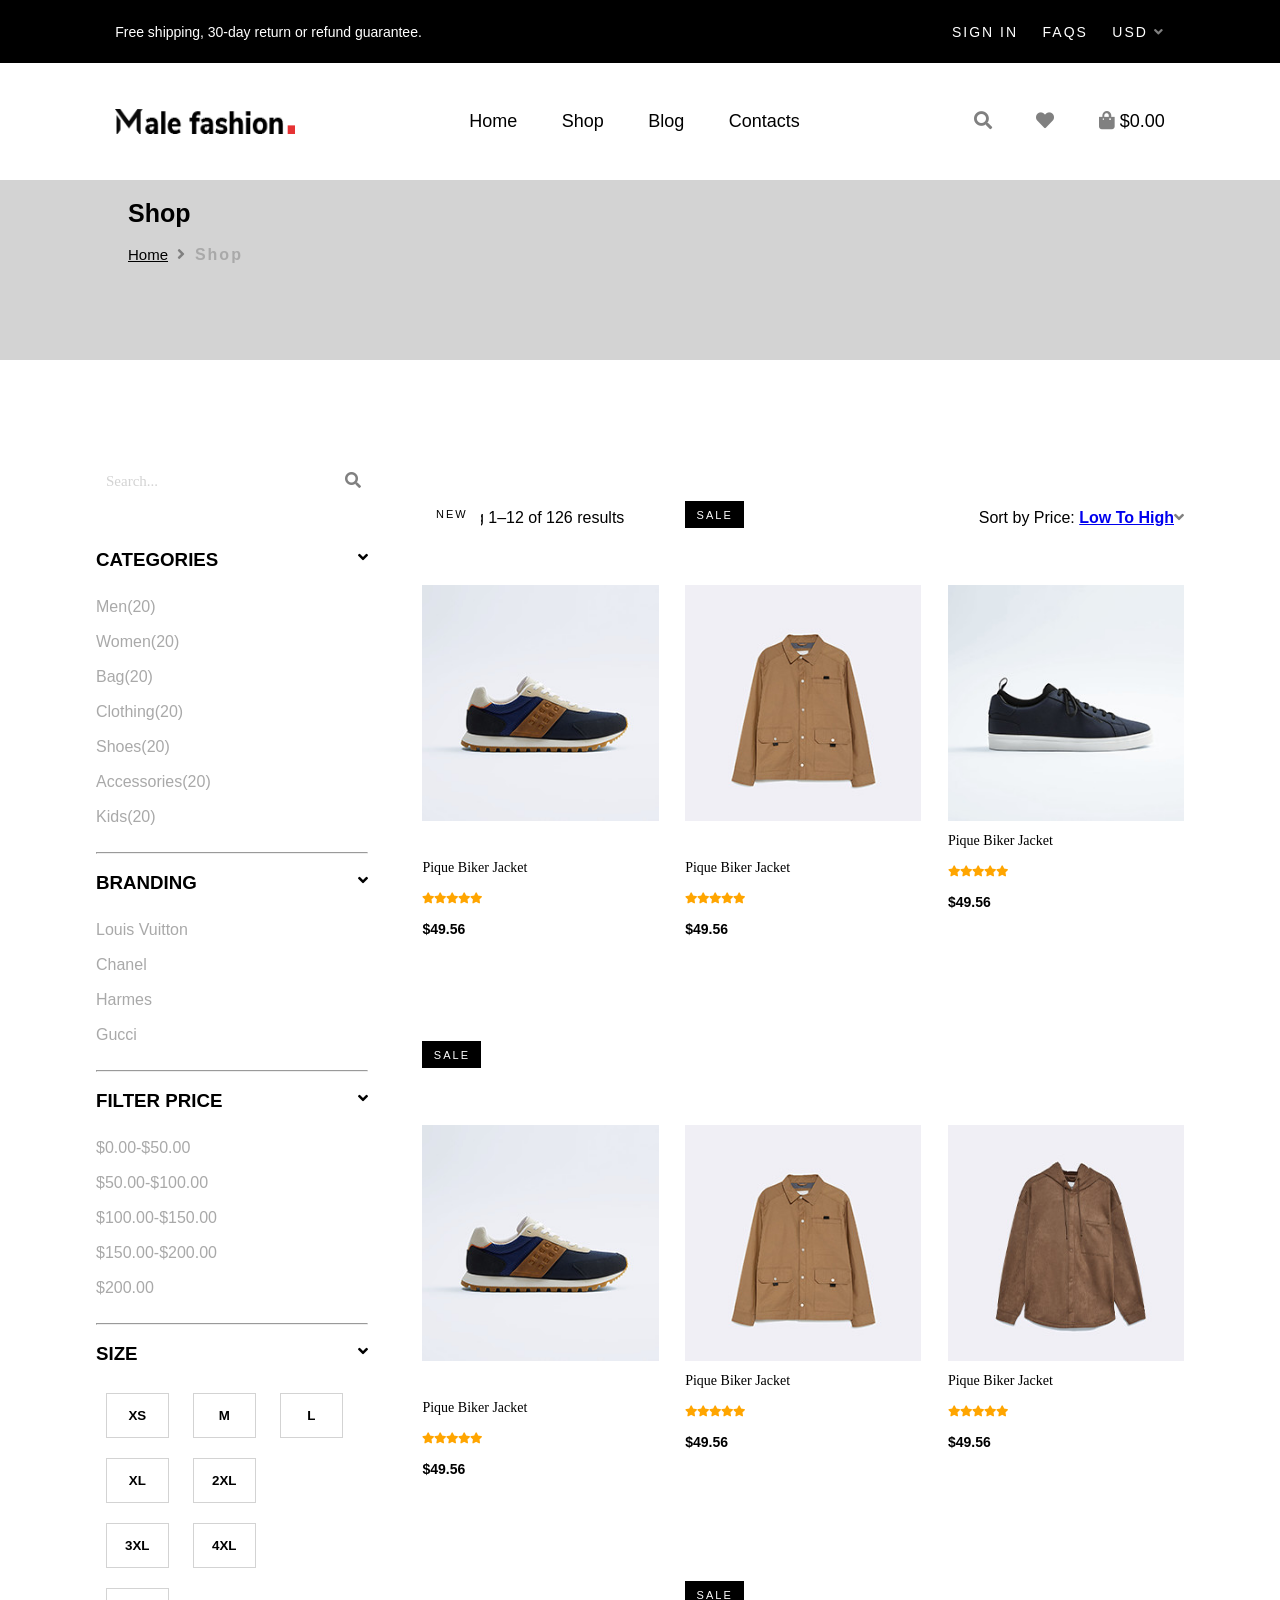
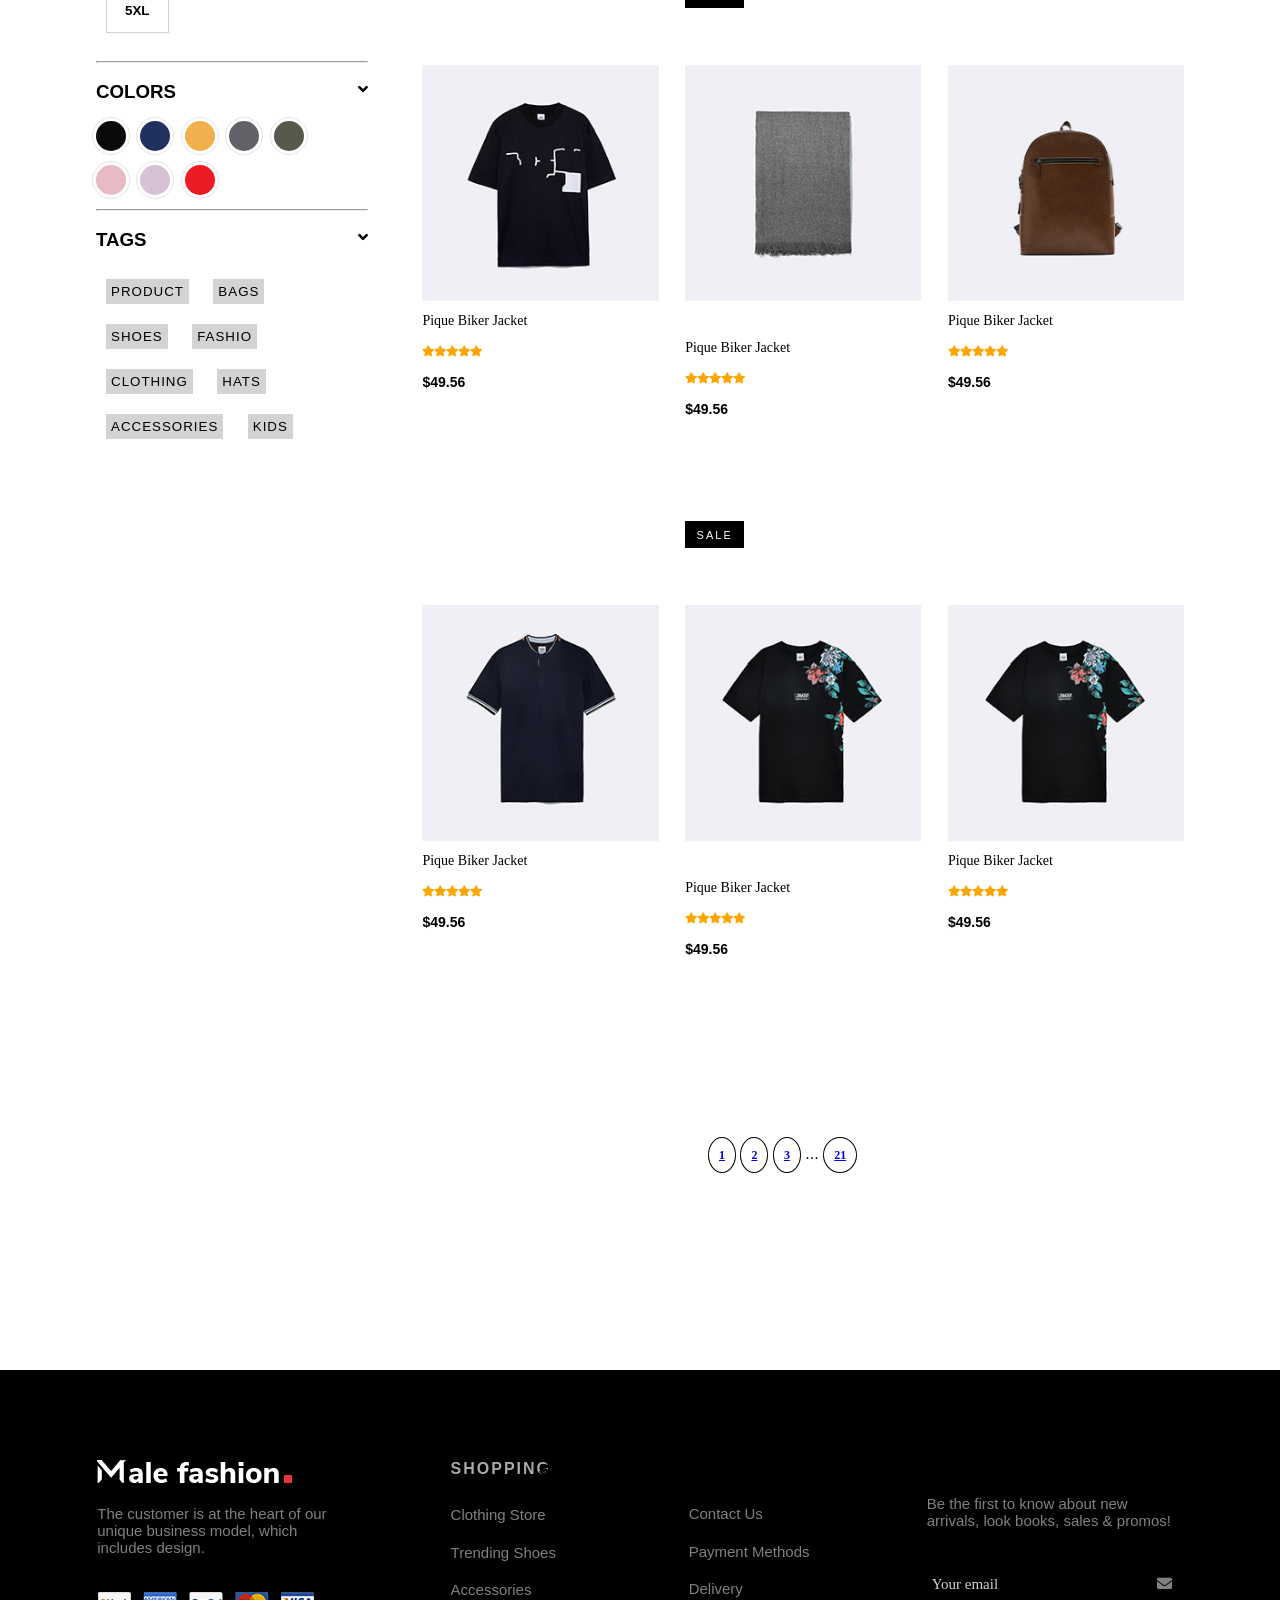
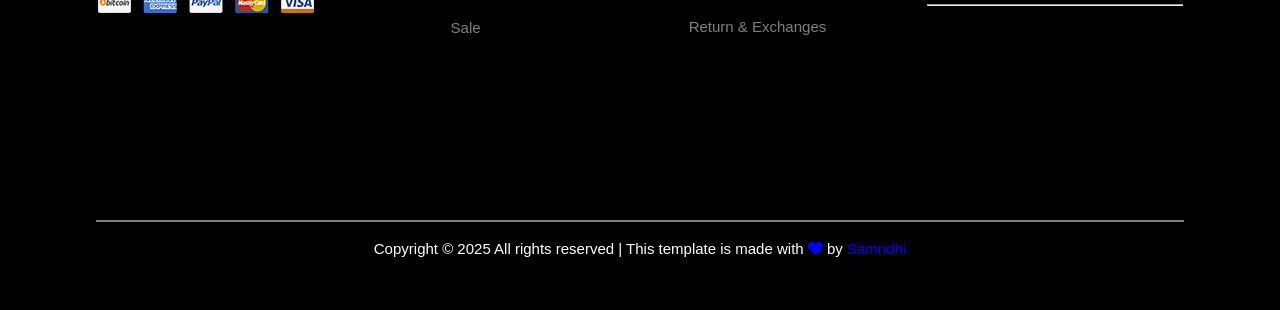
<file: shop.html>
<!DOCTYPE html>
<html>
<head>
	<meta charset="utf-8">
	<meta name="viewport" content="width=device-width, initial-scale=1">
	<link rel="stylesheet" type="text/css" href="style.css">
	<link rel="stylesheet" type="text/css" href="fontawesome/css/all.css">
	<title>Male Fashion</title>
</head>
<body>
	<!-- top header -->
	<div class="upper">
		<p>Free shipping, 30-day return or refund guarantee.</p>
    	<ul>
    		<li><a href="#">SIGN IN</a></li> 
    		<li><a href="#">FAQS</a></li>
    		<li><a href="#">USD <i class="fa fa-angle-down"></i></a></li>
    	</ul>
	</div>

	<div class="second2">
		<img src='images/logo.png'>
		<ul>
			<li><a href="index.html">Home</a></li>
			<li><a href="shop.html">Shop</a></li>
			<!-- <li><a href="#">Pages</a></li> -->
			<li><a href="blog.html">Blog</a></li>
			<li><a href="contact.html">Contacts</a></li>
		</ul>
		<ul>
			<li><a href="#"><i class="fa fa-search"></i></a></li>
            <li><a href="#"><i class="fa fa-heart ib"></i></a></li>
            <li><a href="#"><i class="fa fa-shopping-bag"></i> $0.00</a></li>
		</ul>
	</div>
	<!-- header end -->
	<section class="div2">
		<h3>Shop</h3><br>
		<ul>
			<li><a href="index.html">Home</a></li>
			<li><i class="fa fa-angle-right"></i></li>
			<li class="shop1">Shop</li>
		</ul> 
	</section>
	<section class="div3">
		<div class="div-left">
			<div class="divl1">
				<input type="search" name="" placeholder="Search...">
				<a href="#"><i class="fa fa-search"></i></a>
			</div><br><br>
			<div class="cate1">
				<h3>cAtegoRiEs</h3>
				<i class="fa fa-angle-down"></i>
			</div>
			<br>
			<div class="cate2">
				<ul>
					<li><a href="#">Men(20)</a></li>
					<li><a href="#">Women(20)</a></li>
	                <li><a href="#">Bag(20)</a></li>
	                <li><a href="#">Clothing(20)</a></li>
	                <li><a href="#">Shoes(20)</a></li>
	                <li><a href="#">Accessories(20)</a></li>
	                <li><a href="#">Kids(20)</a></li>
	             </ul>
			</div>
			<br>
			<hr>
			<br>
			<div class="cate1">
				<h3>BRANDING</h3>
				<i class="fa fa-angle-down"></i>
			</div>
			<div class="cate2"><br>
				<ul>
					<li><a href="#">Louis Vuitton</a></li>
					<li><a href="#">Chanel</a></li>
	                <li><a href="#">Harmes</a></li>
	                <li><a href="#">Gucci</a></li>
	            </ul>
        	</div>
        	<br>
            <hr>
            <br>
            <div class="cate1">
				<h3>FILTER PRICE</h3>
				<i class="fa fa-angle-down"></i>
			</div>
			<div class="cate2"><br>
				<ul>
					<li><a href="#">$0.00-$50.00</a></li>
					<li><a href="#">$50.00-$100.00</a></li>
	                <li><a href="#">$100.00-$150.00</a></li>
	                <li><a href="#">$150.00-$200.00</a></li>
	                <li><a href="#">$200.00</a></li>
	            </ul>
        	</div>
            <br><hr><br>
            <div class="cate1">
				<h3>SIZE</h3>
				<i class="fa fa-angle-down"></i>
			</div><br>
			<div class="cate2">
				<input type="" name="" value="XS">
				<input type="" name="" value="M">
				<input type="" name="" value="L">
				<input type="" name="" value="XL">
				<input type="" name="" value="2XL"><br>
				<input type="" name="" value="3XL">
				<input type="" name="" value="4XL"><br>
				<input type="" name="" value="5XL">
			</div>
			<br><hr><br>
			<div class="cate1">
				<h3>COLORS</h3>
				<i class="fa fa-angle-down"></i>
			</div><br>
		    <div class="cate2">
				<label class="c-1"><input type="radio" name="" value="XS"></label>
				<label class="c-2"><input type="radio" name="" value="M"></label>
				<label class="c-3"><input type="radio" name="" value="L"></label>
				<label class="c-4"><input type="radio" name="" value="XL"></label>
				<label class="c-5"><input type="radio" name="" value="2XL"></label><br>
				<label class="c-6"><input type="radio" name="" value="3XL"></label>
				<label class="c-7"><input type="radio" name="" value="4XL"></label>
				<label class="c-8"><input type="radio" name="" value="5XL"></label>
			</div><hr><br>
	        <div class="cate1">
	        	<h3>TAGS</h3>
	        <i class="fa fa-angle-down"></i>
			</div><br>
		    <div class="cate2">

			<button>PRODUCT</button>
				<button>BAGS</button><br>
                <button>SHOES</button>
                <button>FASHIO</button><br>
                <button>CLOTHING</button>
                <button>HATS</button><br>
                <button>ACCESSORIES</button>
                <button>KIDS</button>

			</div>
		</div>		

		<div class="div-right">
			<div class="div-ri">
				<p>Showing 1–12 of 126 results</p>
				<p>Sort by Price: <b><a href="#">Low To High</a><i class="fa fa-angle-down"></i></b></p>
			</div>
			<div class="Cloths">
				<div class="jack">
					<img src="images/product-1.jpg">
					<div class="new1" style="color:black;background-color: white;border: none;">NEW</div>					
					<p>Pique Biker Jacket</p>
					<i class="fa fa-star"></i><i class="fa fa-star"></i><i class="fa fa-star"></i><i class="fa fa-star"></i><i class="fa fa-star"></i>
					<p class="p1">$49.56</p>
				</div>
				<div class="jack">
					<img src="images/product-2.jpg">
					<div class="new1">SALE</div>
					<p>Pique Biker Jacket</p>
					<i class="fa fa-star"></i><i class="fa fa-star"></i><i class="fa fa-star"></i><i class="fa fa-star"></i><i class="fa fa-star"></i>
					<p class="p1">$49.56</p>
				</div>
				<div class="jack">
					<img src="images/product-3.jpg">
					<p>Pique Biker Jacket</p>
					<i class="fa fa-star"></i><i class="fa fa-star"></i><i class="fa fa-star"></i><i class="fa fa-star"></i><i class="fa fa-star"></i>
					<p class="p1">$49.56</p>
				</div>
			</div>
			<div class="Cloths">
				<div class="jack">
					<img src="images/product-1.jpg">
					<div class="new1">SALE</div>
					<p>Pique Biker Jacket</p>
					<i class="fa fa-star"></i><i class="fa fa-star"></i><i class="fa fa-star"></i><i class="fa fa-star"></i><i class="fa fa-star"></i>
					<p class="p1">$49.56</p>
				</div>
				<div class="jack">
					<img src="images/product-2.jpg">
					<p>Pique Biker Jacket</p>
					<i class="fa fa-star"></i><i class="fa fa-star"></i><i class="fa fa-star"></i><i class="fa fa-star"></i><i class="fa fa-star"></i>
					<p class="p1">$49.56</p>
				</div>
				<div class="jack">
					<img src="images/product-4.jpg">
					<p>Pique Biker Jacket</p>
					<i class="fa fa-star"></i><i class="fa fa-star"></i><i class="fa fa-star"></i><i class="fa fa-star"></i><i class="fa fa-star"></i>
					<p class="p1">$49.56</p>
				</div>
			</div>
			<div class="Cloths">
				<div class="jack">
					<img src="images/product-5.jpg">
					<p>Pique Biker Jacket</p>
					<i class="fa fa-star"></i><i class="fa fa-star"></i><i class="fa fa-star"></i><i class="fa fa-star"></i><i class="fa fa-star"></i>
					<p class="p1">$49.56</p>
				</div>
				<div class="jack">
					<img src="images/product-6.jpg">
					<div class="new1">SALE</div>
					<p>Pique Biker Jacket</p>
					<i class="fa fa-star"></i><i class="fa fa-star"></i><i class="fa fa-star"></i><i class="fa fa-star"></i><i class="fa fa-star"></i>
					<p class="p1">$49.56</p>
				</div>
				<div class="jack">
					<img src="images/product-7.jpg">
					<p>Pique Biker Jacket</p>
					<i class="fa fa-star"></i><i class="fa fa-star"></i><i class="fa fa-star"></i><i class="fa fa-star"></i><i class="fa fa-star"></i>
					<p class="p1">$49.56</p>
				</div>
			</div>
			<div class="Cloths">
				<div class="jack">
					<img src="images/product-8.jpg">
					<p>Pique Biker Jacket</p>
					<i class="fa fa-star"></i><i class="fa fa-star"></i><i class="fa fa-star"></i><i class="fa fa-star"></i><i class="fa fa-star"></i>
					<p class="p1">$49.56</p>
				</div>
				<div class="jack">
					<img src="images/product-9.jpg">
					<div class="new1">SALE</div>
					<p>Pique Biker Jacket</p>
					<i class="fa fa-star"></i><i class="fa fa-star"></i><i class="fa fa-star"></i><i class="fa fa-star"></i><i class="fa fa-star"></i>
					<p class="p1">$49.56</p>
				</div>
				<div class="jack">
					<img src="images/product-9.jpg">
					<p>Pique Biker Jacket</p>
					<i class="fa fa-star"></i><i class="fa fa-star"></i><i class="fa fa-star"></i><i class="fa fa-star"></i><i class="fa fa-star"></i>
					<p class="p1">$49.56</p>
				</div>
			</div>
			<div class="count">
				<a href="#">1</a>
				<a href="#">2</a>
				<a href="#">3</a>
				...
				<a href="#">21</a>

			</div>


		</div>
			</section>
                    
	<!-- footer start -->
	<div class="footer">
    	<div class="customer1">
    		<img src="images/footer-logo.png"><br><br>
    		<p class="text10">The customer is at the heart of our unique business model, which includes design.</p><br><br>
    		<img src="images/payment.png"><br><br>
    	</div>
    	<div class="customer2">
    		<h3 class="shop1">SHOPPING</h3><br>
    		<ul>
    			<li><a href="#">Clothing Store</a></li>
    			<li><a href="#">Trending Shoes</a></li>
    			<li><a href="#">Accessories</a></li>
    			<li><a href="#">Sale</a></li>
    		</ul>
      	</div>
    	<div class="customer2">
    		<h3 class="shop">SHOPPING</h3><br>
    		<ul>
    			<li><a href="#">Contact Us</a></li>
                <li><a href="#">Payment Methods</a></li>
                <li><a href="#">Delivery</a></li>
                <li><a href="#">Return & Exchanges</a></li>
            </ul>
        </div>
    	<div class="customer1">
    		<h3 class="shop">NEWLETTER</h3><br>
			<p class="text10">Be the first to know about new<br> arrivals, look books, sales & promos!</p><br><br>
			<input class="inpt" type="text" name="" placeholder="Your email"><u><i class="fa fa-envelope ig" style="font-size:15px;"></i></u>
			<hr>
    	</div>
    </div>
    <div class="last">
    	<hr/ style="width: 85%;
    	border: 1px solid grey;margin: auto;"><br>
    	<p style="font-size: 15px;font-family: Arial;">Copyright © 2025 All rights reserved | This template is made with <i class="fa fa-heart" style="color: blue;"></i> by <a href="#">Samridhi</a></p>
    </div>
	<!-- footer end -->
 </body>
</html>
</file>
<file: style.css>
*{
	padding: 0px;
	margin: 0px;
	box-sizing: border-box;
/*	border-box: border-sizing;*/
	font-family: arial;
}
.upper{
	width: 100%;
	height: 7vh;
	background-color: black;
	display: flex;
	justify-content: space-between;
	align-items: center;
	padding: 8px 9%;
}
.upper p{
	color: white;
	font-family: Arial;
	font-size: 14px;
}
.upper ul li{
	display: inline;
	margin-left: 20px;
}
.upper ul li a{
	color: white;
	font-size: 14px;
	letter-spacing: 2px;
	font-family: Arial;
	text-decoration: none;
}
.second2{
	width: 100%;
	height: 13vh;
/*	border: 1px solid black;*/
	display: flex;
	justify-content: space-between;
	align-items: center;
	padding: 8px 9%;
}
.second2 img{
	width: 180px;
	height: 25px;
}
.second2 ul li{
	display: inline;
	margin-left: 40px;
}
.second2 ul li a{
	text-decoration: none;
	color: black;
	font-family: Arial;
	font-size: 18px;
	transition: 0.2ms;
}
.second2 ul li a:hover{
	/*text-decoration: underline;
	border-style: 10px solid green;
	text-underline-offset: 10px;*/
	border-bottom: 2px solid red;
	padding-bottom: 5px;
}
.slider{
	width: 100%;
	height: 110vh;
/*	border: 1px solid black;*/
	background: url('images/hero-1.jpg') center/cover no-repeat;
}
.summer{
	width: 80%;
	height: 110vh;
	margin: auto;
/*	border: 1px solid black;*/
}
.para{
	font-size: 14px;
	color: red;
	padding-top: 20%;
	font-family: Arial;
	font-weight: bold;
	letter-spacing: 2px;
}
.head1{
	font-family: Arial;
	font-size: 43px;
	letter-spacing: 1px;
}
.para1{
	font-family: Arial;
	color: gray;
	line-height: 23px;
}
.btn{
	background-color: black;
	color: white;
	padding: 17px 41px;
	border: none;
	letter-spacing: 2px;
}
.summer ul{
	margin-top: 13%;
}
.summer ul li{
	display: inline;
	margin-right: 15px;
}
.summer ul li a{
	color: gray;
}

.shopnow{
	width: 85%;
	height: 200vh;
	margin: auto;
/*	border: 1px solid black;*/
	display: flex;
	justify-content: space-between;
	align-items: center;
}
.left{
	width: 42%;
	height: 85vh;
	border: 1px solid green;
}
.right{
	width: 50%;
	height: 170vh;
	border: 1px solid red;
}
.clothing{
	/*position: relative;
	top: -10%;
	left: 50%;*/
}
.divtop{
	width: 100%;
	height: 85vh;
	border: 1px solid orange;
}
.divbottom{
	width: 100%;
	height: 85vh;
	border: 1px solid green;
}
.boy3{
	width: 100%;
	height: 56vh;
	padding-top: 90px;
/*	border: 1px solid black;*/
	display: flex;
}
.hh2{
	color: black;
	position: relative;
	left: -150px;
}
.shop{
	color: black;
	position: relative;
	left:-150px;
/*right: 150px;*/
	font-size: 15px;
	color: black;
	width: 40%;
}
.boy4{
    width: 20%;
    height: 30vh;
    font-size: 20px;
    word-spacing: 3px;
    padding-left: 700px;
    padding-top: 170px;
/*    margin-right: 110px;*/
/*    border: 1px solid black;*/
}
.boy5{
	width: 33%;
	height: 70vh;
/*	border: 1px solid black;*/
	background:url(images/banner-1.jpg )center/cover no-repeat;
}

.glass{
	width: 33%;
    height: 70vh;
    margin-left: 100px;
/*    display: flex;*/
/*    border: 1px solid black;*/
    background:url(images/banner-2.jpg )center/cover no-repeat;
    
}
.shoes{
	width: 100%;
	height: 70vh;
/*	border: 1px solid black;*/
	position: relative;
	top:50%;
	left: 150%;
	background:url(images/banner-3.jpg)center/cover no-repeat;
}
.spring{
	font-size: 40px;
	font-family: Arial;
	color: black;
	position: relative;
	top:100%;
	left: 105%;
	z-index: 1;
}
.shop2{
	color: black;
	position: relative;
	top:100%;
	left: 105%;
	z-index: 1;
	border-bottom: 2px solid black;
	padding-bottom: 5px;
	width: 20%;
}
.shop2:hover{
	border-bottom: 2px solid red;
	padding-bottom: 5px;
}
.acessories{
	width: 20%;
	height: 28vh;
/*	border: 1px solid black;*/
	color: black;
	font-size: 25px;
	position: relative;
	left: 10%;
	top: 20%;
}
 .filter {
      width: 60%;
      margin: 30px auto;
      display: flex;
      justify-content: center;
      gap: 60px;
    }

    .filter a {
      font-size: 20px;
      text-decoration: none;
      color: gray;
      font-weight: bold;
      cursor: pointer;
    }

    .filter a.active {
      color: black;
      border-bottom: 2px solid black;
    }

.product{
	width: 85%;
	height: 60vh;
	margin: auto;
/*	border: 1px solid black;*/
	display: flex;
	justify-content: space-between;
}
.shirt{
	width:22% ;
	height: 40vh;
/*	border: 1px solid black;*/
/*	display: flex;*/
}
.shirt p{
	margin-top: 2%;
}
.shirt i{
	margin: 1%;
}
.boots{
	color: black;
	font-family: Arial;
	font-size: 15px;
}
.ic{
	color:orange;
	font-size: 12px;
}
.ig{
	font-size: 12px;
	color:grey;
}
.mole{
	width: 100%;
	height: 80vh ;
	border: 1px solid black;
}
.shirt5{
	width: 20;	
/*	height: ;*/
	border: 1px solid black;
}
.color{
	color: black;
	font-weight: bold;
	font-size: 18px;
	font-family: Arial;
}
.status{
	width:25%;
	height: 3vh;
/*	border:1px solid black;*/
	position: relative;
	top: -125%;
	left: 0%;
	font-size: 12px;
	font-family: Arial;
	text-align: center;
	background-color: white;
	line-height: 3vh;
}
.sale{
	width:23% ;	
	height: 3vh;
	font-family: Arial;
	border: 1px solid black;
	color: white;
	line-height: 3vh;
	background-color: black;
	font-size: 12px;
	text-align: center;
	position: relative;
	top: -126%;
	letter-spacing: 1px;
}
.bag5{
	width: 100%;
	height: 90vh;
/*	border: 1px solid black;*/
/*	margin-top: 40px;*/
	background-color: #f3f2ee;
    display: flex;
    justify-content: space-evenly;
    align-items: center;
}
.text1{
	width: 25%;
	height: 60vh;
/*	border: 1px solid black;*/
    text-align: center;
    text-align: left;
/*    font-weight: lighter;*/
/*    font-size: 30px;*/
/*    padding:50px;*/
}
.head79{
    margin-top: 70px;
	margin-left: 70px;
	font-size: 30px;
	font-family: Arial;
	line-height: 70px;
	color: grey;
	font-weight: lighter;
}
.text2{
	width: 30%;
	height: 60vh;
/*	border: 1px solid black;*/
	text-align: center;
/*    margin-top: 130px;*/
}
.text3{
	width: 35%;
	height: 60vh;
/*	border: 1px solid black;*/
/*	text-align: center;*/
/*    margin-top: 130px;*/
}
h5{
	color: red;
	margin-right: 280px;
	font-family: arial;
}
.hh2{
	font-size: 45px;
	margin-right: 200px;
	font-family: arial;
}
h5{
	font-family: arial;
}
.days{
	color: black;
}
.minutes{
	margin-left: 0px;
/*	letter-spacing: 1px;*/
	word-spacing: 70px;
}
.timing{
	word-spacing: 17px;
	font-size: 40px;
	color: black;
	font-family: Arial;
	font-weight: bold;
}
.head78{
	font-family: verdana;
	font-size: 35px;
	font-weight: lighter;	
}
.circle1{
	width: 100px;
	height: 100px;
	background-color: black;
	color: white;
	position:relative;
	top: -360px;
	left: 270px;
/*	border: 1px solid black;*/
	border-radius: 50%;
}
.size{ 
	font-weight: bold;
	color: white;
	font-size: 20px;
}
.button15{
	background-color: black;
	color: white;
	width: 36%;
	height: 8vh;
/*	padding: 10px 70px;*/
	border: 0;
	margin-right: 0px;
}
.insta{
	width: 85%;
	height: 90vh;
/*	border: 1px solid black;*/
	margin: auto;
	display: flex;
	align-items: center;
}
.insta2{
	width: 80%;
	height: 80vh;
/*	border: 1px solid red;*/
}
.insta3{
	width: 34%;
	height: 50vh;
/*	border: 1px solid blue;*/
	padding: 20px;
}
.insta4{
	width: 33%;
	height: 40vh;
/*	border: 1px solid black;*/
	float: left;
}
.inst{
	font-size: 34px;
}
.inst1{
	color: red;
	font-size: 30px;
}
.fashion{
	width: 85%;
	height: 100vh;
	margin: auto;
/*	border: 1px solid black;*/
}
.news{
	width:100%;
	height:30vh ;
/*	border: 1px solid black;*/
	text-align: center;
}
.gucci{
	width: 100%;
	height: 70vh;
/*	border: 1px solid black;*/
	display: flex;
	justify-content: space-between;
}
h2{
	font-size: 35px;
	font-family: arial;
}
.goo{
	font-family: arial;
	color: red;
}
.pic1{
	width: 31%;
	height: 70vh;
/*	border: 1px solid red;*/
}
.imgpart{
	width: 100%;
	height: 40vh;
/*	border: 1px solid black;*/
}
.cntntpart{
	width: 80%;
	height: 30vh;
	margin: auto;
	padding: 12px;
	background-color: white;
/*	border: 1px solid black;*/
	position: relative;
	top:-5%;
	left: 0%;
}
.jack1{
/*	margin-top: -8px;*/
	font-size: 18px;
	font-family: Arial;
	font-weight: 700;
	line-height: 25px;
}
.jack2{
	color: black;
	letter-spacing: 5px;	
	font-family: Arial;
	font-size: 12px;
	font-weight: bolder;
	text-decoration:  underline;
	text-underline-offset: 5px;
}
.date{
	font-family: arial;
	font-size: 13px;
}
.footer{
	width: 100%;
	height: 50vh;
/*	border:1px solid black;*/
	display: flex;
	justify-content: space-evenly;
	background-color: black;
	align-items: center;
}
.customer1{
	width: 20%;
	height: 30vh;
/*	border: 1px solid red;*/
}
.customer2{
	width: 11%;
	height: 30vh;
/*	border: 1px solid red;*/
}
.text10{
	color: gray;
	font-family: arial;
	font-size: 15px;
}
.customer2 ul li{
/*	display: inline-block;*/
}
.customer2 ul li a{
	color: gray;
	font-size: 15px;
	line-height: 2.5em;
	text-decoration: none;
	font-family: Arial;
}
.shop1{
	color: white;
	font-family: Arial;
	font-size: 16px;
	letter-spacing: 2px;
	font-weight: bold;
}
.inpt{
	background-color: black;
	border: none;
	width: 90%;
	padding: 12px 5px;
/*	border-bottom: 2px solid white;*/
}
::Placeholder{
	font-size: 12px;
	font-family: verdana;
	color: lightgrey;
}
.last{
	width: 100%;
	height: 10vh;
	background-color: black;
	text-align: center;
	color: white;
}

.last a{
	text-decoration: none;
	color: blue;
}

/*Shop*/
.div2{
	width: 100%;
	height: 20vh;
	background-color: lightgray;
	padding-left: 10%;
	padding-top: 19px;
}
.div2 ul li{
	display: inline;
	margin-right: 5px;
}
.div2 ul li a{
	color: black;
	font-size: 15px;
}
.shop1{
	color: darkgrey;
}
.div2 h3{
	font-size: 25px;
}
.div3{
	width: 85%;
	height: 290vh;
	margin: auto;
/*	border: 1px solid black;*/
	display: flex;
	align-items: center;
	justify-content: space-between;
}
.div-left{
	width: 25%;
	height: 270vh;
/*	border: 1px solid red;*/
}
.div-right{	
	width: 70%;
	height: 270vh;
/*	border: 1px solid blue;*/
}
.div-ri {
	width: 100%;
	height: 15vh;
	display: flex;
	justify-content: space-between;
	align-items: center;
/*	border:1px solid black;*/
}
.Cloths{
	width: 100%;
	height: 60vh;
/*	border: 1px solid black;*/
	display: flex;
	justify-content: space-between;
}
.jack{
	width:31%;
	height: 60vh;
/*	border: 1px solid green;*/
/*	background-image: url(images/product-2.jpg);*/
}
.new1{
	width:25% ;
	height: 3vh;
	font-size: 11px;
/*	padding-top: 2px;*/
	line-height: 3vh;
	text-align: center;
	letter-spacing: 2px;
	border: 1px solid black;
	background-color: black;
	color: white;
    position: relative;
    z-index: 2;
    top: -60%;
}
.jack img{
	width: 100%;
}
.jack p{
	padding: 8px 0px;
	font-size: 14px;
	font-family: verdana;
}
.jack i{
	padding: 8px 0px;
	color: orange;
	font-size: 11px;
}
.jack .p1{
	padding: 10px 0px;
	font-weight: bold;
	font-family: Arial;
} 
.text-main{
	width: 100%;
	height: 15vh;
	margin: auto;
/*	border: 1px solid black;*/
}
.divl1{
	width: 100%;
	height: 7vh;
/*	border: 1px solid lightgrey;*/
}
.divl1 input{
	width: 90%;
	height: 100%;
	border:none;
	outline: none;
	padding-left: 10px;
}
.cate1 {
	display: flex;
	justify-content: space-between;
}
.cate1 h3{
	text-transform: uppercase;
}
.cate1 i{
	color: black;
}
.cate2 ul li{
	list-style: none;
}
.cate2 ul li a{
	line-height: 35px;
	color: darkgrey;
	text-decoration: none;
/*	display: flex;*/
}
.cate2 input{
	width: 23%;
	height: 5vh;
	border: 1px solid lightgrey;
	text-align: center;
	font-weight: bold;
    margin: 10px;
}
.colum2 {
	width: 40%;
	height: 5vh;
	border: 1px solid black;
}
.colum3 {
	width: 40%;
	height: 5vh;
/*	border: 1px solid black;*/
	border-radius: 20px;
}
.colum4 {
	width: 12%;
	height: 5vh;
/*	border: 1px solid black;*/
	border-radius: 30px;
	margin-left: 20px;
}
.cate2 button{
	margin: 10px;
	padding: 5px;
	background-color: lightgray;
	border: none;
	font-family: arial;
	letter-spacing: 1px;
}
.count{
	width: 25%;
	height: 12vh;
/*	border: 1px solid black;*/
	margin: auto;
}
.count a{
	padding: 10px;
	width: 10px;
	height: 10px;
	border: 1px solid black;
	border-radius: 50%;
	font-size: 12px;
	font-weight: bold;
	font-family: verdana;
}
.cate2 input[type='checkbox']{
	accent-color: green;
	caret-color: red;
	flood-color: red;
	lighting-color: red;
	border-color: red;
}
.cate2 label {
	height: 30px;
	width: 30px;
	border-radius: 50%;
	position: relative;
	margin-right: 10px;
	display: inline-block;
	margin-bottom: 10px;
	cursor: pointer;
}
.cate2 label.c-1 {
	background: #0b090c;
}
.cate2 label:after {
	position: absolute;
	left: -4px;
	top: -4px;
	height: 36px;
	width: 36px;
	border: 1px solid #e5e5e5;
	content: "";
	border-radius: 50%;
}
.cate2 label input {
	position: absolute;
	visibility: hidden;
}
.cate2 label.c-2 {
	background: #20315f;
}
.cate2 label.c-3 {
	background: #f1af4d;
}
.cate2 label.c-4 {
	background: #636068;
}
.cate2 label.c-5 {
	background: #57594d;
}
.cate2 label.c-6 {
	background: #e8bac4;
}
.cate2 label.c-7 {
	background: #d6c1d7;
}
.cate2 label.c-8 {
	background: #ed1c24;
}
.cate2 label.c-9 {
	background: #ffffff;
}

/*Blog*/
.divB{
	width: 100%;
	height:55vh;
/*	border: 1px solid black;*/
	background: url('images/breadcrumb-bg.jpg') center/cover no-repeat;
	text-align: center;
}  
.blog1{
	color: white;
	font-size: 50px;
	padding-top: 130px;
}
.divBlog{
      width: 85%;
      height: 70vh;
/*      border: 1px solid black;*/
      margin: auto;
      display:flex;
      justify-content: space-between;
}
.supreme{
	width: 32%;
	height:40vh;
/*	border: 1px solid black;*/
}
.supreme5{
	width: 80%;
	height: 24vh;
	margin: auto;
/*	border: 1px solid black;*/
	position: relative;
	top: -40px;
	left: 0px;
	background-color: ghostwhite;
	padding: 20px;
}
.winter{
	width: 40%;
	height: 0vh;
	border: 1px solid black;
	transition: 0.2s;
}
.winter:hover{
	width: 20%;
	height: 0vh;
	border: 1px solid red;
}
.supreme5 p{
      font-size: 13px;
      color: grey;
      letter-spacing: 2px;
      font-size: 14px;
      line-height: 22px;
}
.supreme5 h2{
	font-size: 16px;
	line-height: 25px;
	margin-top: 10px;
	font-weight: 600;
}
.supreme5 button{
	text-decoration: underline;
	text-underline-offset: 10px;
	font-size: 13px;
	background: transparent;
	letter-spacing: 3px;
	line-height: 40px;
	border: none;
	font-weight: 500;
}

/*Contact US*/
.divc{
	width: 100%;
	height: 70vh;
	background-color: skyblue;
}
.div3c{
	width: 85%;
	height: 90vh;
/*	border: 1px solid black;*/
	display: flex;
	margin: auto;
	justify-content: space-between;
	align-items: center;
}
.inform{
	width: 48%;
	height: 60vh;
/*	border: 1px solid black;*/
}
.inform h6{
	color: red;
	font-size: 14px;
	letter-spacing: 2px;
}
.inform h1{
	font-size: 45px;
	font-family: arial;

}
.form{
	width: 49%;
	height: 60vh;
/*	border: 1px solid black;*/
}
.inform p{
	font-size: 15px;
	line-height: 25px;
	color: grey;
}
.inform h4{
	font-size: 26px;
	font-weight: 500;
}
form input{
	width: 46%;
	height: 8vh;
	float: left;
	margin: 11px;
	padding-left: 15px;
	border: 1px solid lightgrey;
}
form textarea{
	width: 96%;
	height: 22vh;
	margin: 11px;
	padding-left: 15px;
	padding-top: 10px;
	border: 1px solid lightgrey;
}
form button{
	padding: 18px 45px;
	background-color: black;
	color: white;
	border: none;
	letter-spacing: 3px;
	margin-left: 10px;
	margin-top: 20px;
}
::Placeholder{
	font-size: 15px;
	color: lightgrey;
}
.div5{
	width:100% ;
	height:60vh;
/*	border: 1px solid black;*/
	background-color: black;
	align-items: center;
	justify-content: space-between;
	display: flex;
	padding-left: 8%;
	padding-right: 8%;

}
.div6{
	width: 25%;
	height: 30vh;
/*	border: 1px solid white;*/
/*	margin: auto;*/
}
.div6 p{
	color: grey;
	font-size: 14px;
	line-height: 25px;

}
.div7{
	width: 15%;
	height: 30vh;
/*	border: 1px solid white;*/
/*	margin: auto;*/
}
.div7 h4{
	color: white;
	font-family: Arial;
/*	text-align: center;*/
}
.div7 ul li{
	color: grey;
	display: flex;
	line-height: 35px;
}
.div7 ul li a{
	color: grey;
	text-decoration: none;
	font-size: 15px;

}
.div8{
	width: 15%;
	height: 30vh;
/*	border: 1px solid white;*/
/*	margin: auto;*/
}
.div8 h4{
	color: white;
	font-family: arial;
}
.div8 ul li {
/*	text-decoration: none;*/
/*	display: flex;*/
	list-style-type: none;
}
.div8 ul li a{
	color: grey;
	text-decoration: none;
	font-family: arial;
	font-size: 15px;
	line-height: 35px;

}
.div9{
	width: 27%;
	height: 30vh;
/*	border: 1px solid white;*/
/*      margin: auto;*/
}
.div9 h4{
	color: white;
	font-size: 15px;
	font-family: arial;
}
.div9 p{
	color: grey;
	line-height: 35px;

}
.div9 input{
	background-color: black;
	width: 90%;
	border: none;
	outline: none;
}
i{
	color: grey;

}

/*Slider*/
.container{
	width: 100%;
	height: 100vh; 
	display: flex;
 	justify-content: center;
 	align-items: center;
 	background: #111;
 	overflow: hidden;
 }
.slider-container{ 
	position: relative;
 	width: 100%;
	height: 100%;
 	overflow: hidden;
}
.slides{ 
	width: 100%;
 	height: 100%;
	display: flex;
	transition: transform 0.5s ease-in-out;
 }
.slide{ 
	min-width: 100%;
 	height: 100%;
 	position: relative;
 }
.slide img{ 
	width: 100%;
 	height: 100%;
 	object-fit: cover;
 }
.text-overlay{ 
	width:30%;
	position: absolute;
 	top: 50%;
 	left: 10%;
 	transform: translateY(-50%);
  	color: black;
}
.text-overlay h6{
	color: red;
	font-size: 13px;
	letter-spacing: 2px;
	text-transform: uppercase;
	font-weight: 600;
}
.text-overlay h2{ 
	font-size: 3rem;
	margin-top: 5%;
}
.text-overlay p{ 
	color: #3d3d3d;
	line-height: 4vh;
	margin-bottom: 6%;
}
.text-overlay a{
	background-color: black;
	color: white;
	padding: 4% 10%;
	text-decoration: none;
	letter-spacing: 5px;
	font-size: 12px;
	font-weight: bold;
}
.prev, .next{
	position: absolute;
 	top: 50%;
 	transform: translateY(-50%);
 	background: rgba(0,0,0,0.5);
 	color: white;
 	border: none;
 	padding: 15px; 
 	cursor: pointer;
 	font-size: 2rem;
}
.prev{ 
	left: 20px;
}
.next{ 
	right: 20px;
}
.text-overlay h6, .text-overlay h2, .text-overlay p, .text-overlay a {
	opacity: 0;
	transform: translateY(30px);
}
.slide.active .text-overlay h6 {
	animation: slideUp 1s ease-out forwards;
	animation-delay: 0.2s;
}
.slide.active .text-overlay h2 {
	animation: slideUp 1s ease-out forwards;
	animation-delay: 0.4s;
}
.slide.active .text-overlay p {
	animation: slideUp 1s ease-out forwards;
	animation-delay: 0.6s;
}
.slide.active .text-overlay a {
	animation: slideUp 1s ease-out forwards;
	animation-delay: 0.8s;
}
@keyframes slideUp {
    from {
        opacity: 0;
        transform: translateY(30px);
    }
    to {
        opacity: 1;
        transform: translateY(0);
    }
}
.bg{
	background: linear-gradient(rgba(0,0,0,0.1),rgba(0,0,0,0.1)),url(images/hero-1.jpg) center/cover no-repeat;
}
.bg1{
	background:  linear-gradient(rgba(0,0,0,0.1),rgba(0,0,0,0.1)),url(images/hero-2.jpg) center/cover no-repeat;
}
</file>
<file: fontawesome/css/brands.css>
/*!
 * Font Awesome Free 5.15.4 by @fontawesome - https://fontawesome.com
 * License - https://fontawesome.com/license/free (Icons: CC BY 4.0, Fonts: SIL OFL 1.1, Code: MIT License)
 */
@font-face {
  font-family: 'Font Awesome 5 Brands';
  font-style: normal;
  font-weight: 400;
  font-display: block;
  src: url("../webfonts/fa-brands-400.eot");
  src: url("../webfonts/fa-brands-400.eot?#iefix") format("embedded-opentype"), url("../webfonts/fa-brands-400.woff2") format("woff2"), url("../webfonts/fa-brands-400.woff") format("woff"), url("../webfonts/fa-brands-400.ttf") format("truetype"), url("../webfonts/fa-brands-400.svg#fontawesome") format("svg"); }

.fab {
  font-family: 'Font Awesome 5 Brands';
  font-weight: 400; }
</file>
